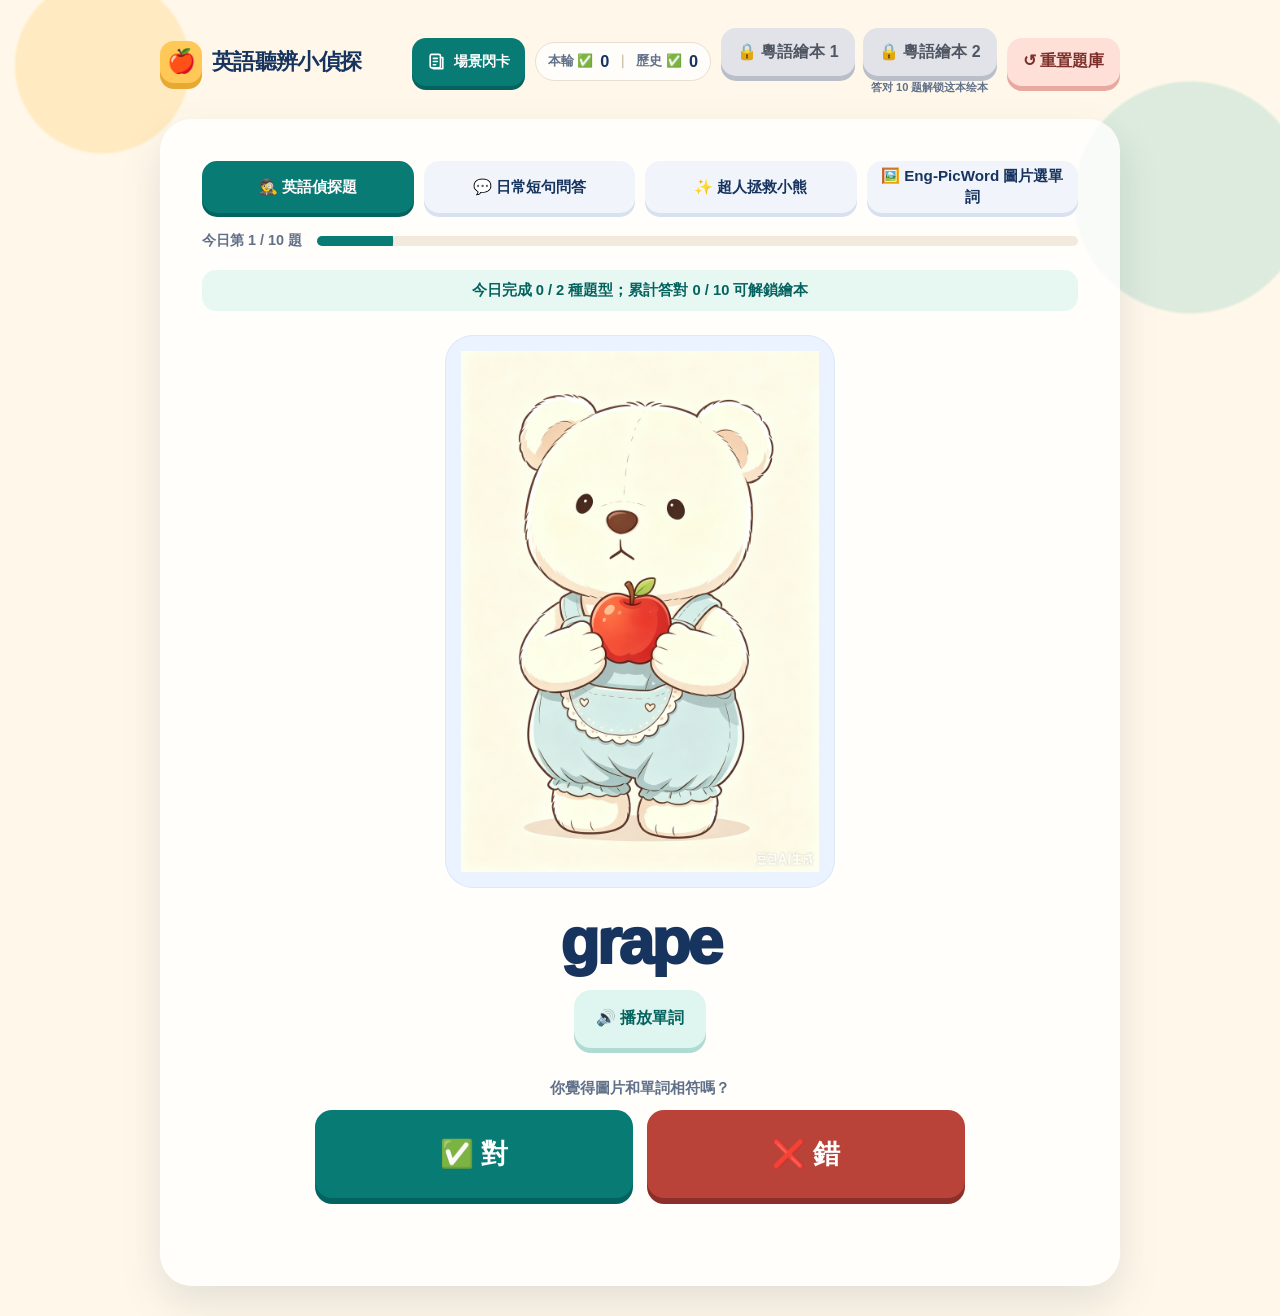
<file: index.html>
<!doctype html>
<html lang="zh-Hant">
<head>
  <meta charset="utf-8">
  <meta name="viewport" content="width=device-width, initial-scale=1">
  <meta name="theme-color" content="#fff7e8">
  <title>英語聽辨小偵探</title>
  <style>
    :root {
      --ink: #17345f;
      --muted: #61718a;
      --cream: #fff8ea;
      --paper: #fffefa;
      --line: #e9dfce;
      --coral: #b94339;
      --coral-dark: #8d2f29;
      --teal: #087b75;
      --teal-dark: #05635f;
      --yellow: #ffc857;
      --blue-wash: #eaf3ff;
      --purple: #7657b7;
      --shadow: 0 18px 42px rgba(44, 60, 85, .13);
    }

    * { box-sizing: border-box; }
    html { min-width: 320px; }
    body {
      margin: 0;
      color: var(--ink);
      background:
        radial-gradient(circle at 8% 5%, rgba(255, 200, 87, .28) 0 5%, transparent 5.2%),
        radial-gradient(circle at 93% 15%, rgba(39, 169, 155, .16) 0 7%, transparent 7.2%),
        var(--cream);
      font-family: -apple-system, BlinkMacSystemFont, "Segoe UI", "Noto Sans TC", sans-serif;
      -webkit-font-smoothing: antialiased;
    }

    button {
      border: 0;
      font: inherit;
      cursor: pointer;
      -webkit-tap-highlight-color: transparent;
    }

    button:focus-visible {
      outline: 4px solid rgba(23, 52, 95, .3);
      outline-offset: 3px;
    }

    button:disabled { cursor: not-allowed; }
    [hidden] { display: none !important; }

    .app-shell {
      width: min(100% - 28px, 960px);
      margin: 0 auto;
      padding: 18px 0 30px;
    }

    .topbar {
      display: flex;
      align-items: center;
      justify-content: space-between;
      gap: 14px;
      margin-bottom: 18px;
    }

    .brand {
      display: flex;
      align-items: center;
      gap: 10px;
      min-width: 0;
      font-size: clamp(1.05rem, 3vw, 1.35rem);
      font-weight: 900;
      letter-spacing: -.03em;
    }

    .brand-mark {
      display: grid;
      flex: 0 0 auto;
      place-items: center;
      width: 42px;
      height: 42px;
      border-radius: 14px;
      background: var(--yellow);
      box-shadow: 0 6px 0 #e6aa32;
      font-size: 1.45rem;
    }

    .top-actions {
      display: flex;
      align-items: center;
      justify-content: flex-end;
      gap: 10px;
    }

    .flashcards-nav-link {
      display: inline-flex;
      align-items: center;
      justify-content: center;
      gap: 8px;
      min-height: 48px;
      padding: 0 15px;
      border-radius: 14px;
      color: #fff;
      background: var(--teal);
      box-shadow: 0 4px 0 var(--teal-dark);
      font-size: .9rem;
      font-weight: 900;
      text-decoration: none;
      white-space: nowrap;
      transition: transform .16s ease, box-shadow .16s ease, background .16s ease;
    }

    .flashcards-nav-link:hover { transform: translateY(-2px); background: var(--teal-dark); }
    .flashcards-nav-link:active { transform: translateY(2px); box-shadow: none; }
    .flashcards-nav-link:focus-visible { outline: 4px solid rgba(23, 52, 95, .3); outline-offset: 3px; }
    .flashcards-nav-link svg { width: 19px; height: 19px; flex: 0 0 auto; }

    .storybook-actions { display: flex; align-items: flex-start; gap: 8px; }
    .storybook-entry { display: grid; justify-items: center; gap: 4px; }
    .storybook-entry-note { max-width: 150px; color: var(--muted); font-size: .7rem; font-weight: 850; text-align: center; }

    .score-strip {
      display: flex;
      align-items: center;
      gap: 7px;
      padding: 9px 12px;
      border: 1px solid var(--line);
      border-radius: 999px;
      background: rgba(255, 255, 255, .78);
      color: var(--muted);
      font-size: .8rem;
      font-weight: 800;
      white-space: nowrap;
    }

    .score-strip strong { color: var(--ink); font-size: 1.02rem; }
    .score-divider { color: #cbbda8; }

    .storybook-button,
    .back-button,
    .reset-button {
      min-height: 48px;
      padding: 0 16px;
      border-radius: 15px;
      color: #fff;
      background: var(--purple);
      box-shadow: 0 5px 0 #57408e;
      font-weight: 900;
      transition: transform .16s ease, box-shadow .16s ease, background .16s ease;
    }

    .storybook-button:hover,
    .back-button:hover,
    .reset-button:hover,
    .speak-button:hover,
    .restart-button:hover,
    .answer-button:hover,
    .story-nav-button:hover { transform: translateY(-2px); }

    .storybook-button:active,
    .back-button:active,
    .reset-button:active,
    .speak-button:active,
    .restart-button:active,
    .answer-button:active,
    .story-nav-button:active { transform: translateY(2px); box-shadow: none; }

    .storybook-button.is-locked {
      color: #505764;
      background: #e1e3e8;
      box-shadow: 0 5px 0 #b9bec9;
    }

    .storybook-button:disabled { cursor: not-allowed; }

    .reset-button {
      color: #7d302b;
      background: #ffe0d9;
      box-shadow: 0 5px 0 #e8aaa0;
    }

    .screen {
      min-height: 640px;
      padding: clamp(18px, 4vw, 42px);
      border-radius: 32px;
      background: rgba(255, 255, 255, .82);
      box-shadow: var(--shadow);
    }

    .loading,
    .error-state,
    .summary {
      min-height: 550px;
      display: grid;
      place-items: center;
      align-content: center;
      text-align: center;
    }

    .loading p,
    .error-state p,
    .summary > div > p { color: var(--muted); }

    .spinner {
      width: 48px;
      height: 48px;
      margin-bottom: 18px;
      border: 6px solid #dceeea;
      border-top-color: var(--teal);
      border-radius: 50%;
      animation: spin .9s linear infinite;
    }

    @keyframes spin { to { transform: rotate(360deg); } }

    .practice-header {
      display: flex;
      align-items: center;
      justify-content: space-between;
      gap: 15px;
      margin-bottom: 20px;
      color: var(--muted);
      font-size: .9rem;
      font-weight: 800;
    }

    .progress-track {
      flex: 1;
      height: 10px;
      overflow: hidden;
      border-radius: 999px;
      background: #f2eadc;
    }

    .progress-value {
      height: 100%;
      border-radius: inherit;
      background: var(--teal);
      transition: transform .4s ease;
      transform-origin: left center;
    }

    .unlock-note {
      margin: 0 0 24px;
      padding: 11px 15px;
      border-radius: 14px;
      color: var(--teal-dark);
      background: #e7f7f2;
      font-size: .92rem;
      font-weight: 850;
      text-align: center;
    }

    .quiz-card,
    .storybook-card {
      display: flex;
      flex-direction: column;
      align-items: center;
      text-align: center;
    }

    .image-frame {
      width: min(90vw, 340px);
      aspect-ratio: 1;
      display: grid;
      place-items: center;
      padding: 16px;
      border-radius: 28px;
      background: var(--blue-wash);
      box-shadow: inset 0 0 0 1px #dce9f7;
    }

    .image-frame img,
    .storybook-image {
      display: block;
      width: 100%;
      height: 100%;
      object-fit: contain;
    }

    .image-fallback {
      display: none;
      place-items: center;
      width: 100%;
      height: 100%;
      border-radius: 20px;
      color: var(--ink);
      font-size: 5.5rem;
      background: #fff;
    }

    .word {
      margin: 24px 0 17px;
      color: var(--ink);
      font-size: clamp(2.45rem, 10vw, 4rem);
      font-weight: 950;
      letter-spacing: -.045em;
      line-height: .95;
    }

    .speak-button,
    .answer-button,
    .restart-button,
    .story-nav-button {
      min-height: 58px;
      border-radius: 17px;
      font-weight: 900;
      transition: transform .16s ease, box-shadow .16s ease, background .16s ease;
    }

    .speak-button {
      padding: 0 22px;
      color: var(--teal-dark);
      background: #dff5ef;
      box-shadow: 0 5px 0 #afdcd2;
    }

    .answer-area {
      width: min(100%, 650px);
      margin-top: 31px;
    }

    .answer-label {
      margin: 0 0 12px;
      color: var(--muted);
      font-size: .94rem;
      font-weight: 800;
    }

    .quiz-tabs {
      display: grid;
      grid-template-columns: repeat(auto-fit, minmax(168px, 1fr));
      gap: 10px;
      margin-bottom: 18px;
    }

    .quiz-tab {
      min-height: 52px;
      padding: 0 12px;
      border-radius: 15px;
      color: var(--ink);
      background: #f1f5fb;
      box-shadow: 0 4px 0 #d7e1ef;
      font-size: .95rem;
      font-weight: 900;
    }

    .quiz-tab.active {
      color: #fff;
      background: var(--teal);
      box-shadow: 0 4px 0 var(--teal-dark);
    }

    .question-prompt {
      margin: 24px 0 8px;
      color: var(--ink);
      font-size: clamp(1.55rem, 6vw, 2.45rem);
      font-weight: 950;
      letter-spacing: -.04em;
    }

    .question-translation {
      margin: 0 0 18px;
      color: var(--muted);
      font-weight: 800;
    }

    .sentence-choices {
      display: grid;
      gap: 12px;
      width: min(100%, 650px);
      margin: 0 auto;
    }

    .sentence-choice {
      display: flex;
      align-items: center;
      justify-content: space-between;
      gap: 12px;
      min-height: 68px;
      padding: 12px 16px;
      border: 3px solid transparent;
      border-radius: 17px;
      color: var(--ink);
      text-align: left;
      background: #fff;
      box-shadow: 0 4px 0 #d7d0c4;
      font-size: clamp(1.05rem, 4vw, 1.35rem);
      font-weight: 850;
    }

    .sentence-choice.selected {
      border-color: var(--teal);
      background: #e7f7f2;
      box-shadow: 0 4px 0 #afdcd2;
    }

    .sentence-choice:disabled { opacity: .58; }

    .submit-answer {
      width: min(100%, 650px);
      min-height: 58px;
      margin-top: 16px;
      border-radius: 17px;
      color: #fff;
      background: var(--coral);
      box-shadow: 0 5px 0 var(--coral-dark);
      font-weight: 900;
    }

    .submit-answer:disabled { background: #c9cdd3; box-shadow: 0 5px 0 #aeb3bc; }

    .feedback-visual {
      width: 110px;
      height: 110px;
      margin: 14px auto -5px;
      object-fit: contain;
      border-radius: 20px;
    }

    .answer-buttons {
      display: grid;
      grid-template-columns: repeat(2, minmax(0, 1fr));
      gap: 14px;
    }

    .answer-button {
      min-height: 88px;
      font-size: clamp(1.35rem, 5vw, 1.7rem);
    }

    .answer-button.correct {
      color: #fff;
      background: var(--teal);
      box-shadow: 0 6px 0 var(--teal-dark);
    }

    .answer-button.wrong {
      color: #fff;
      background: var(--coral);
      box-shadow: 0 6px 0 var(--coral-dark);
    }

    .feedback {
      min-height: 28px;
      margin: 18px 0 0;
      font-size: 1rem;
      font-weight: 900;
    }

    .feedback.success { color: var(--teal-dark); }
    .feedback.retry { color: var(--coral-dark); }

    .summary-icon { margin-bottom: 12px; font-size: 4.2rem; }
    .summary h1,
    .storybook-title {
      margin: 0 0 10px;
      font-size: clamp(2rem, 7vw, 3.3rem);
      letter-spacing: -.045em;
    }

    .summary-stats {
      display: grid;
      grid-template-columns: repeat(3, minmax(0, 1fr));
      width: min(100%, 620px);
      gap: 10px;
      margin: 30px 0;
    }

    .stat {
      padding: 18px 10px;
      border-radius: 18px;
      background: var(--blue-wash);
    }

    .stat strong { display: block; font-size: clamp(1.6rem, 6vw, 2.5rem); }
    .stat span { color: var(--muted); font-size: .82rem; font-weight: 800; }

    .restart-button {
      padding: 0 26px;
      color: #fff;
      background: var(--ink);
      box-shadow: 0 5px 0 #0d2141;
    }

    .storybook-topbar {
      display: flex;
      align-items: center;
      justify-content: space-between;
      gap: 12px;
      width: 100%;
      margin-bottom: 20px;
    }

    .storybook-title {
      margin: 8px 0 3px;
      font-size: clamp(2rem, 8vw, 3.1rem);
    }

    .storybook-subtitle {
      margin: 0 0 22px;
      color: var(--muted);
      font-weight: 750;
    }

    .storybook-image-frame {
      width: min(92vw, 650px);
      min-height: 220px;
      max-height: 72vh;
      display: flex;
      place-items: center;
      align-items: center;
      justify-content: center;
      padding: 14px;
      border-radius: 25px;
      background: #fff4d9;
      box-shadow: inset 0 0 0 1px #f0dfb9;
    }

    .storybook-image {
      width: auto;
      height: auto;
      max-width: 100%;
      max-height: calc(72vh - 28px);
      object-fit: contain;
      border-radius: 17px;
    }

    .storybook-image.is-audio-trigger { cursor: pointer; }
    .storybook-image.is-audio-trigger:focus-visible { outline: 4px solid var(--purple); outline-offset: 4px; }

    #storybook-state.is-book2 {
      position: fixed;
      inset: 0;
      z-index: 30;
      display: grid;
      place-items: center;
      overflow-y: auto;
      padding: 16px;
      background: rgba(23, 52, 95, .58);
    }
    #storybook-state.is-book2 .storybook-card {
      width: min(100%, 760px);
      max-height: calc(100dvh - 32px);
      overflow-y: auto;
      padding: clamp(16px, 4vw, 28px);
      border-radius: 26px;
      background: #fffaf0;
      box-shadow: 0 18px 50px rgba(23, 52, 95, .28);
    }
    .storybook-narration { max-width: 36rem; margin: 12px 0 0; color: var(--ink); font-size: clamp(1rem, 3.5vw, 1.2rem); font-weight: 850; line-height: 1.55; }
    .storybook-audio-status { min-height: 1.4em; margin: 8px 0 0; color: var(--muted); font-size: .88rem; font-weight: 800; }

    .storybook-image-fallback {
      display: grid;
      place-items: center;
      width: 100%;
      min-height: 190px;
      border-radius: 17px;
      color: var(--muted);
      background: #fffaf0;
      font-size: clamp(1rem, 4vw, 1.35rem);
      font-weight: 800;
    }

    .storybook-page-label {
      margin: 17px 0 13px;
      color: var(--purple);
      font-weight: 950;
    }

    .story-speak-button {
      color: #fff;
      background: var(--purple);
      box-shadow: 0 5px 0 #57408e;
    }

    .story-nav {
      display: grid;
      grid-template-columns: 1fr 1fr;
      gap: 12px;
      width: min(100%, 650px);
      margin-top: 22px;
    }

    .story-nav-button {
      color: var(--ink);
      background: #fff;
      box-shadow: 0 5px 0 #d7d0c4;
    }

    .story-nav-button:disabled {
      color: #a6a9af;
      background: #ececec;
      box-shadow: 0 5px 0 #d6d6d6;
    }

    .stars {
      position: fixed;
      inset: 0;
      z-index: 10;
      pointer-events: none;
      overflow: hidden;
    }

    .star {
      position: absolute;
      top: 46%;
      left: 50%;
      color: var(--yellow);
      font-size: clamp(1.6rem, 7vw, 3.4rem);
      filter: drop-shadow(0 3px 0 rgba(145, 98, 18, .2));
      animation: celebrate 1.6s cubic-bezier(.2, .75, .25, 1) forwards;
    }

    @keyframes celebrate {
      0% { opacity: 0; transform: translate(-50%, -50%) scale(.5) rotate(0); }
      15% { opacity: 1; }
      100% { opacity: 0; transform: translate(calc(-50% + var(--x)), calc(-50% + var(--y))) scale(1.1) rotate(var(--r)); }
    }

    .result-popup {
      position: fixed;
      top: 50%;
      left: 50%;
      z-index: 20;
      width: min(calc(100% - 40px), 380px);
      padding: 26px 24px 24px;
      border: 4px solid #f4b1a8;
      border-radius: 26px;
      color: var(--ink);
      text-align: center;
      background: #fff9f5;
      box-shadow: 0 18px 48px rgba(44, 60, 85, .24);
      transform: translate(-50%, -50%) scale(.86);
      opacity: 0;
      pointer-events: none;
    }

    .result-popup.is-visible { animation: result-pop 2s cubic-bezier(.2, .85, .25, 1) forwards; }
    .result-popup-icon { display: block; margin-bottom: 6px; font-size: 3rem; }
    .result-popup strong { display: block; font-size: clamp(1.45rem, 6vw, 1.9rem); }
    .result-popup span:last-child { display: block; margin-top: 6px; color: var(--coral-dark); font-size: 1rem; font-weight: 900; }
    .result-popup.success { border-color: #b9df81; background: #f7ffed; }
    .result-popup.success span:last-child { color: var(--teal-dark); }

    .game-state {
      min-height: 610px;
      padding: clamp(4px, 2vw, 18px) 0 0;
    }

    .game-topbar { display: flex; justify-content: flex-start; margin-bottom: 12px; }

    .game-topline {
      display: flex;
      align-items: center;
      justify-content: space-between;
      gap: 12px;
      margin-bottom: 20px;
      padding: 14px 16px;
      border-radius: 18px;
      color: #24406e;
      background: #fff6c9;
      box-shadow: inset 0 0 0 1px #f3db7c;
      font-weight: 900;
    }

    .game-topline strong { color: #9f6412; font-size: 1.2rem; }
    .game-meter { flex: 1; max-width: 260px; height: 12px; overflow: hidden; border-radius: 999px; background: #f4e7aa; }
    .game-meter-value { height: 100%; border-radius: inherit; background: #f0a928; transition: transform .5s ease; transform-origin: left center; }

    .game-speech {
      width: min(100%, 620px);
      margin: 0 auto 18px;
      padding: 16px 20px;
      border: 3px solid #bcdde7;
      border-radius: 22px;
      color: #17345f;
      background: #f5fcff;
      font-size: clamp(1.25rem, 5vw, 1.9rem);
      font-weight: 950;
      text-align: center;
      box-shadow: 0 7px 0 #d5eaf0;
    }

    .game-scene {
      position: relative;
      display: flex;
      align-items: flex-end;
      justify-content: center;
      gap: clamp(10px, 5vw, 34px);
      min-height: 205px;
      margin-bottom: 16px;
      padding: 20px 14px 4px;
      overflow: hidden;
      border-radius: 26px;
      background: linear-gradient(180deg, #e4f7ff 0 67%, #c9edcf 67%);
      box-shadow: inset 0 -12px 0 rgba(73, 159, 106, .11);
    }

    .game-scene::before,
    .game-scene::after {
      content: "";
      position: absolute;
      top: 18px;
      width: 58px;
      height: 24px;
      border-radius: 50%;
      background: #fff;
      opacity: .72;
      box-shadow: 26px 7px 0 #fff, 50px -2px 0 #fff;
    }
    .game-scene::before { left: 8%; }
    .game-scene::after { right: 10%; transform: scale(.8); }

    .scene-character { position: relative; z-index: 1; width: clamp(76px, 21vw, 132px); height: clamp(120px, 30vw, 175px); object-fit: contain; transition: transform .35s ease, filter .35s ease; }
    .scene-character.hero { filter: drop-shadow(0 8px 3px rgba(36, 105, 187, .22)); }
    .scene-character.monster { filter: drop-shadow(0 8px 3px rgba(59, 40, 108, .2)); }
    .game-scene.defeated .monster { transform: translateY(18px) rotate(12deg); filter: grayscale(1) opacity(.35); }
    .game-scene.glow .hero { animation: hero-glow .8s ease; }
    @keyframes hero-glow { 50% { filter: drop-shadow(0 0 22px #ffe45f) brightness(1.25); transform: translateY(-10px) scale(1.08); } }

    .game-choice-grid {
      display: grid;
      grid-template-columns: repeat(3, minmax(0, 1fr));
      gap: 12px;
      width: min(100%, 680px);
      margin: 0 auto;
    }

    .game-choice {
      min-height: 86px;
      padding: 12px;
      border: 3px solid transparent;
      border-radius: 18px;
      color: #17345f;
      background: #fff;
      box-shadow: 0 5px 0 #d5d0c6;
      font-weight: 900;
      transition: transform .16s ease, box-shadow .16s ease, border-color .16s ease;
    }
    .game-choice:hover { transform: translateY(-2px); }
    .game-choice:active { transform: translateY(2px); box-shadow: none; }
    .game-choice.selected { border-color: #efb129; background: #fff8d8; box-shadow: 0 5px 0 #e4c66c; }
    .game-choice .game-choice-image { width: 74px; height: 66px; display: block; margin: 0 auto 4px; }
    .game-choice .game-choice-text { display: flex; align-items: center; justify-content: center; gap: 7px; font-size: clamp(.9rem, 3.4vw, 1.08rem); line-height: 1.2; }
    .game-choice .game-choice-speaker { color: #087b75; font-size: 1.15rem; }
    .game-feedback { min-height: 32px; margin: 16px 0 0; color: #087b75; font-weight: 950; text-align: center; }
    .game-feedback.retry { color: #b94339; }
    .game-next { display: block; width: min(100%, 300px); min-height: 54px; margin: 16px auto 0; border-radius: 16px; color: #fff; background: #087b75; box-shadow: 0 5px 0 #05635f; font-weight: 950; }
    .game-next:disabled { background: #c9cdd3; box-shadow: 0 5px 0 #aeb3bc; }
    .game-locked { display: grid; place-items: center; min-height: 570px; padding: 28px; border-radius: 26px; text-align: center; background: #fff8e8; }
    .game-locked img { width: min(46vw, 190px); margin-bottom: 14px; }
    .game-locked h1 { margin: 0 0 8px; font-size: clamp(2rem, 8vw, 3.2rem); }
    .game-locked p { margin: 0; color: #61718a; font-weight: 800; }

    .rescue-popup { border-color: #f2c55b; background: #fffced; }
    .rescue-popup .result-popup-icon { width: 105px; height: 105px; margin: 0 auto 8px; object-fit: contain; display: block; }
    .rescue-popup.success span:last-child { color: #9f6412; }
    .rescue-popup.is-error { border-color: #f0a99f; background: #fff2ee; }
    .rescue-popup.is-error span:last-child { color: #b94339; }

    /* --- 超人拯救小熊：對話氣泡 --- */
    .game-speech { display: block; }
    .game-bubble-speaker {
      display: inline-block;
      margin-bottom: 8px;
      padding: 4px 14px;
      border-radius: 999px;
      background: var(--teal);
      color: #fff;
      font-size: .95rem;
      font-weight: 950;
      cursor: pointer;
      transition: transform .16s ease;
    }
    .game-bubble-speaker:active { transform: scale(.94); }
    .game-bubble-en { display: block; font-size: clamp(1.4rem, 6vw, 2.2rem); font-weight: 950; letter-spacing: -.03em; line-height: 1.1; }
    .game-bubble-zh { display: block; margin-top: 5px; color: var(--muted); font-size: .95rem; font-weight: 800; }

    /* --- 超人拯救小熊：選項 --- */
    .game-choice { display: flex; align-items: center; justify-content: center; text-align: center; }
    .game-choice.is-image { flex-direction: column; gap: 6px; min-height: 158px; padding: 14px 8px; }
    .game-choice.is-image .game-choice-image { width: min(42vw, 118px); height: min(38vw, 108px); margin: 0; }
    .game-choice.is-image .game-choice-image-tag { font-size: 1rem; color: var(--ink); font-weight: 950; }
    .game-choice.is-sentence { flex-direction: column; gap: 8px; min-height: 74px; }
    .game-choice.is-sentence .game-choice-text { display: block; font-size: clamp(1rem, 4vw, 1.28rem); line-height: 1.2; }
    .game-choice:disabled { opacity: .5; }

    /* --- 超人拯救小熊：小怪搖晃（答錯保留） --- */
    .game-scene.retry .monster { animation: monster-shake .5s ease; }
    @keyframes monster-shake {
      0%, 100% { transform: translateX(0); }
      20% { transform: translateX(-10px) rotate(-7deg); }
      40% { transform: translateX(10px) rotate(7deg); }
      60% { transform: translateX(-7px); }
      80% { transform: translateX(7px); }
    }

    /* --- 超人拯救小熊：過關畫面 --- */
    .rescue-win { display: grid; place-items: center; min-height: 600px; padding: 24px; text-align: center; }
    .rescue-win .rescue-hero { width: min(84vw, 380px); display: block; margin: 0 auto 4px; }
    .rescue-win .rescue-sticker { width: min(38vw, 150px); display: block; margin: 6px auto; animation: sticker-pop .6s cubic-bezier(.2,.85,.25,1); }
    @keyframes sticker-pop { 0% { transform: scale(.4) rotate(-18deg); opacity: 0; } 60% { transform: scale(1.15) rotate(6deg); opacity: 1; } 100% { transform: scale(1); } }
    .rescue-win h1 { margin: 8px 0 6px; font-size: clamp(1.8rem, 7vw, 2.8rem); }
    .rescue-win p { margin: 0 0 10px; color: var(--muted); font-weight: 850; }
    .game-cta {
      padding: 0 26px;
      min-height: 56px;
      border-radius: 16px;
      color: #fff;
      background: var(--coral);
      box-shadow: 0 5px 0 var(--coral-dark);
      font-weight: 950;
    }
    .game-cta:active { transform: translateY(2px); box-shadow: none; }

    /* --- 超人拯救小熊：角色圖鑑 --- */
    .game-roster { display: flex; flex-wrap: wrap; gap: 8px; justify-content: center; width: min(100%, 560px); margin: 12px auto 6px; }
    .game-roster-chip { padding: 7px 12px; border-radius: 999px; background: #eef1f6; color: #7a8291; font-size: .86rem; font-weight: 900; }
    .game-roster-chip.on { background: #fff3cf; color: #9f6412; }
    .game-lock-count { margin-top: 6px; color: #9f6412; font-weight: 950; }

    /* --- Eng-PicWord 圖片選單詞 --- */
    .picword-topbar { display: flex; align-items: center; justify-content: space-between; gap: 10px; margin-bottom: 12px; }

    .picword-topline {
      display: flex;
      align-items: center;
      justify-content: space-between;
      flex-wrap: wrap;
      gap: 12px;
      margin-bottom: 18px;
      padding: 14px 16px;
      border-radius: 18px;
      color: #24406e;
      background: #e8f6ff;
      box-shadow: inset 0 0 0 1px #b8ddf2;
      font-weight: 900;
    }
    .picword-topline strong { color: #1f6f9c; font-size: 1.1rem; }
    .picword-meter { flex: 1; max-width: 260px; height: 12px; overflow: hidden; border-radius: 999px; background: #d3eaf7; }
    .picword-meter-value { height: 100%; border-radius: inherit; background: #27a99b; transition: transform .5s ease; transform-origin: left center; }

    .picword-hint {
      width: min(100%, 620px);
      margin: 0 auto 16px;
      padding: 12px 18px;
      border-radius: 16px;
      color: var(--teal-dark);
      background: #e7f7f2;
      font-size: .95rem;
      font-weight: 850;
      text-align: center;
    }

    .picword-stage {
      display: flex;
      align-items: center;
      justify-content: center;
      width: min(92vw, 420px);
      aspect-ratio: 1;
      margin: 0 auto 10px;
      padding: 18px;
      border-radius: 30px;
      background: linear-gradient(180deg, #fff6c9 0 58%, #d9f0dc 58%);
      box-shadow: inset 0 0 0 2px #f3e0a4, inset 0 -12px 0 rgba(73, 159, 106, .12);
    }

    .picword-image { display: block; width: 100%; height: 100%; object-fit: contain; }
    .picword-fallback {
      display: grid;
      place-items: center;
      width: 100%;
      height: 100%;
      border-radius: 22px;
      background: #fff;
      font-size: clamp(3.5rem, 18vw, 6rem);
    }

    .picword-words {
      display: grid;
      grid-template-columns: repeat(3, minmax(0, 1fr));
      gap: 14px;
      width: min(100%, 620px);
      margin: 18px auto 0;
    }

    .picword-choice {
      display: flex;
      flex-direction: column;
      align-items: center;
      gap: 8px;
    }

    .picword-speaker-btn {
      min-width: 52px;
      height: 44px;
      border: 2px solid #b8ddf2;
      border-radius: 14px;
      background: linear-gradient(180deg, #ffffff 0%, #e8f6ff 100%);
      color: #1f6f9c;
      font-size: 1.5rem;
      cursor: pointer;
      transition: transform .14s ease, box-shadow .14s ease, border-color .14s ease, background .14s ease;
    }
    .picword-speaker-btn:hover {
      transform: translateY(-1px);
      box-shadow: 0 4px 0 #a0cdea;
    }
    .picword-speaker-btn:active {
      transform: translateY(1px);
      box-shadow: none;
    }
    .picword-speaker-btn.is-speaking {
      border-color: #efb129;
      background: linear-gradient(180deg, #fff8d8 0%, #ffeab3 100%);
      animation: picword-pulse .7s ease infinite alternate;
    }
    .picword-speaker-btn:disabled {
      opacity: .4;
      cursor: default;
    }

    .picword-word {
      min-height: 74px;
      padding: 12px 8px;
      border: 3px solid transparent;
      border-radius: 18px;
      color: #17345f;
      background: #fff;
      box-shadow: 0 5px 0 #d5d0c6;
      font-size: clamp(1rem, 4.4vw, 1.3rem);
      font-weight: 900;
      letter-spacing: -.01em;
      text-transform: lowercase;
      transition: transform .16s ease, box-shadow .16s ease, border-color .16s ease, background .16s ease;
    }
    .picword-word:hover { transform: translateY(-2px); }
    .picword-word:active { transform: translateY(2px); box-shadow: none; }
    .picword-word.is-speaking {
      border-color: #efb129;
      background: #fff8d8;
      box-shadow: 0 5px 0 #e4c66c;
      animation: picword-pulse .7s ease infinite alternate;
    }
    @keyframes picword-pulse {
      from { transform: translateY(-1px) scale(1); }
      to { transform: translateY(-4px) scale(1.045); }
    }
    .picword-word.is-right { color: #fff; background: var(--teal); border-color: var(--teal-dark); box-shadow: 0 5px 0 var(--teal-dark); }
    .picword-word.is-wrong { color: #fff; background: var(--coral); border-color: var(--coral-dark); box-shadow: 0 5px 0 var(--coral-dark); animation: monster-shake .5s ease; }
    .picword-word:disabled { opacity: .55; }

    .picword-feedback { min-height: 30px; margin: 16px 0 0; color: var(--teal-dark); font-weight: 950; text-align: center; }
    .picword-feedback.retry { color: var(--coral-dark); }

    .picword-days { display: flex; flex-wrap: wrap; gap: 8px; justify-content: center; width: min(100%, 560px); margin: 14px auto 4px; }
    .picword-day-chip { padding: 8px 13px; border-radius: 999px; background: #eef1f6; color: #7a8291; font-size: .86rem; font-weight: 900; }
    .picword-day-chip.on { background: #dcf7ee; color: var(--teal-dark); }

    .picword-lock { display: grid; place-items: center; min-height: 570px; padding: 28px; border-radius: 26px; text-align: center; background: #fff8e8; }
    .picword-lock img { width: min(46vw, 190px); margin-bottom: 14px; }
    .picword-lock h1 { margin: 0 0 8px; font-size: clamp(1.8rem, 7vw, 2.9rem); }
    .picword-lock p { margin: 0 0 6px; color: var(--muted); font-weight: 800; }
    .picword-lock-note { margin: 10px 0 0; color: #9f6412; font-weight: 950; }

    .picword-win { display: grid; place-items: center; min-height: 560px; padding: 24px; text-align: center; }
    .picword-win img { width: min(60vw, 260px); display: block; margin: 0 auto; }
    .picword-win h1 { margin: 12px 0 6px; font-size: clamp(1.8rem, 7vw, 2.8rem); }
    .picword-win p { margin: 0 0 14px; color: var(--muted); font-weight: 850; }
    .picword-win .picword-win-stats {
      display: grid;
      grid-template-columns: repeat(3, minmax(0, 1fr));
      gap: 10px;
      width: min(100%, 460px);
      margin: 0 auto 18px;
    }
    .picword-win .stat { padding: 14px 8px; border-radius: 16px; background: var(--blue-wash); }
    .picword-win .stat strong { display: block; font-size: clamp(1.5rem, 6vw, 2.2rem); }
    .picword-win .stat span { color: var(--muted); font-size: .8rem; font-weight: 800; }

    .picword-popup { border-color: #b9df81; background: #f7ffed; }
    .picword-popup .result-popup-icon { width: 118px; height: 118px; margin: 0 auto 8px; object-fit: contain; display: block; }
    .picword-popup.is-wrong { border-color: #f0a99f; background: #fff2ee; }
    .picword-popup.is-wrong span:last-child { color: var(--coral-dark); }

    @media (max-width: 560px) {
      .picword-words { gap: 8px; }
      .picword-word { min-height: 66px; padding: 10px 4px; }
      .picword-stage { width: min(84vw, 320px); }
      .picword-meter { order: 3; width: 100%; max-width: none; }
      .quiz-tabs { grid-template-columns: 1fr; }
      .game-topline { flex-wrap: wrap; }
      .game-meter { order: 3; width: 100%; max-width: none; }
      .game-choice-grid { gap: 8px; }
      .game-choice { min-height: 82px; padding: 8px 5px; }
      .game-choice .game-choice-image { width: 60px; height: 56px; }
    }

    @keyframes result-pop {
      0% { opacity: 0; transform: translate(-50%, -50%) scale(.86); }
      12% { opacity: 1; transform: translate(-50%, -50%) scale(1.04); }
      25%, 78% { opacity: 1; transform: translate(-50%, -50%) scale(1); }
      100% { opacity: 0; transform: translate(-50%, -56%) scale(.96); }
    }

    @media (min-width: 640px) {
      .app-shell { padding-top: 28px; }
      .topbar { margin-bottom: 24px; }
      .screen { min-height: 720px; }
      .image-frame { width: min(48vw, 390px); }
    }

    @media (max-width: 760px) {
      .topbar { align-items: flex-start; flex-wrap: wrap; }
      .top-actions { width: 100%; justify-content: space-between; flex-wrap: wrap; }
      .storybook-actions { order: 3; width: 100%; }
      .storybook-actions > .storybook-button,
      .storybook-entry { flex: 1; }
      .storybook-button { width: 100%; min-width: 0; padding-inline: 8px; }
      .storybook-entry-note { max-width: none; }
      #storybook-state.is-book2 { align-items: stretch; padding: 8px; }
      #storybook-state.is-book2 .storybook-card {
        width: 100%;
        max-height: calc(100dvh - 16px);
        padding: 14px 12px;
        border-radius: 20px;
      }
      #storybook-state.is-book2 .storybook-topbar { margin-bottom: 10px; }
      #storybook-state.is-book2 .storybook-title { margin-top: 4px; font-size: clamp(1.65rem, 7vw, 2.2rem); }
      #storybook-state.is-book2 .storybook-subtitle { margin-bottom: 12px; }
      #storybook-state.is-book2 .storybook-image-frame { width: 100%; min-height: 0; height: min(48dvh, 420px); padding: 8px; }
      #storybook-state.is-book2 .storybook-image { max-height: 100%; }
      #storybook-state.is-book2 .storybook-page-label { margin: 9px 0; }
      #storybook-state.is-book2 .story-nav { margin-top: 12px; }
    }

    @media (max-width: 420px) {
      .brand span { max-width: 145px; }
      .screen { padding: 16px 12px 24px; border-radius: 24px; }
      .answer-buttons,
      .story-nav { gap: 10px; }
      .answer-button { min-height: 78px; }
      .score-strip { padding-inline: 9px; }
    }

    @media (prefers-reduced-motion: reduce) {
      *, *::before, *::after { animation-duration: .01ms !important; transition-duration: .01ms !important; }
    }
  </style>
</head>
<body>
  <main class="app-shell">
    <header class="topbar">
      <div class="brand">
        <span class="brand-mark" aria-hidden="true">🍎</span>
        <span>英語聽辨小偵探</span>
      </div>
      <div class="top-actions">
        <a class="flashcards-nav-link" href="/flashcards/" aria-label="前往英語場景閃卡">
          <svg viewBox="0 0 24 24" fill="none" stroke="currentColor" stroke-width="2" stroke-linecap="round" stroke-linejoin="round" aria-hidden="true">
            <rect x="4" y="3" width="13" height="17" rx="2"></rect>
            <path d="M8 8h5M8 12h5M8 16h3M17 7h3v14H8v-1"></path>
          </svg>
          場景閃卡
        </a>
        <div class="score-strip" aria-live="polite">
          <span>本輪 ✅</span><strong id="round-right-count">0</strong>
          <span class="score-divider">｜</span>
          <span>歷史 ✅</span><strong id="right-count">0</strong>
        </div>
        <div class="storybook-actions">
          <button id="storybook-button" class="storybook-button is-locked" type="button">🔒 粵語繪本 1</button>
          <div class="storybook-entry">
            <button id="storybook-book2-button" class="storybook-button is-locked" type="button" disabled>🔒 粵語繪本 2</button>
            <span id="storybook-book2-note" class="storybook-entry-note">答对 10 题解锁这本绘本</span>
          </div>
        </div>
        <button id="reset-button" class="reset-button" type="button">↺ 重置題庫</button>
      </div>
    </header>

    <section class="screen" aria-live="polite">
      <div id="loading-state" class="loading">
        <div class="spinner" aria-hidden="true"></div>
        <p>正在準備今天的單詞任務…</p>
      </div>

      <div id="error-state" class="error-state" hidden>
        <div>
          <div class="summary-icon" aria-hidden="true">🧩</div>
          <h1>題庫載入失敗</h1>
          <p>題庫載入失敗，請使用伺服器打開頁面。</p>
        </div>
      </div>

      <div id="quiz-state" hidden>
        <div class="quiz-tabs" role="tablist" aria-label="選擇練習題型">
          <button class="quiz-tab active" data-quiz-type="wordJudge" type="button">🕵️ 英語偵探題</button>
          <button class="quiz-tab" data-quiz-type="sentenceQA" type="button">💬 日常短句問答</button>
          <button class="quiz-tab" data-quiz-type="rescueGame" type="button">✨ 超人拯救小熊</button>
          <button class="quiz-tab" data-quiz-type="engPicWord" type="button">🖼️ Eng-PicWord 圖片選單詞</button>
        </div>
        <div class="practice-header">
          <span id="progress-label">今日第 1 / 10 題</span>
          <div class="progress-track" aria-hidden="true"><div id="progress-value" class="progress-value"></div></div>
        </div>
        <p id="unlock-note" class="unlock-note">今天完成 10 題並做完錯題，就可以明天再解鎖新一組。</p>

        <article id="word-quiz-card" class="quiz-card">
          <div class="image-frame">
            <img id="quiz-image" src="asset/enjudge/apple.png" alt="練習圖片">
            <div id="image-fallback" class="image-fallback" aria-hidden="true"></div>
          </div>
          <h1 id="word" class="word"></h1>
          <button id="speak-button" class="speak-button" type="button">🔊 播放單詞</button>

          <div class="answer-area">
            <p class="answer-label">你覺得圖片和單詞相符嗎？</p>
            <div class="answer-buttons">
              <button class="answer-button correct" data-answer="true" type="button">✅ 對</button>
              <button class="answer-button wrong" data-answer="false" type="button">❌ 錯</button>
            </div>
            <p id="feedback" class="feedback" role="status"></p>
          </div>
        </article>

        <article id="sentence-quiz-card" class="quiz-card" hidden>
          <div class="image-frame">
            <img id="sentence-image" src="asset/enjudge/apple.png" alt="句子情境圖片">
            <div id="sentence-image-fallback" class="image-fallback" aria-hidden="true"></div>
          </div>
          <h1 id="sentence-question" class="question-prompt"></h1>
          <p id="sentence-translation" class="question-translation"></p>
          <button id="sentence-speak-button" class="speak-button" type="button">🔊 播放問題</button>
          <div id="sentence-choices" class="sentence-choices" aria-label="句子答案選項"></div>
          <button id="sentence-submit-button" class="submit-answer" type="button" disabled>選好答案後提交</button>
          <img id="sentence-feedback-visual" class="feedback-visual" src="asset/enjudge/success.png" alt="" hidden>
          <p id="sentence-feedback" class="feedback" role="status"></p>
        </article>
      </div>

      <div id="rescue-game-state" class="game-state" hidden>
        <div class="game-topbar">
          <button id="rescue-back-button" class="back-button" type="button">← 返回練習</button>
        </div>
        <div id="rescue-game-lock" class="game-locked" hidden>
          <div>
            <img src="asset/ultraman/sticker.svg" alt="奧特曼獎勵貼紙">
            <h1>明天再來拯救小熊</h1>
            <p>今天的光之碎片已收集完成，休息一下，明天繼續出發！</p>
          </div>
        </div>
        <div id="rescue-game-play">
          <div class="game-topline">
            <span>光之碎片</span>
            <strong id="game-fragment-count">今日 0/10</strong>
            <div class="game-meter" aria-hidden="true"><div id="game-meter-value" class="game-meter-value"></div></div>
            <span id="game-round-count">挑戰 0/5</span>
          </div>
          <div id="game-speech" class="game-speech">小熊：小怪把我困住了，請幫幫我！</div>
          <div id="game-scene" class="game-scene">
            <img class="scene-character hero" src="asset/ultraman/hero.svg" alt="奧特曼">
            <img class="scene-character bear" src="asset/ultraman/bub.svg" alt="小熊">
            <img class="scene-character monster" src="asset/ultraman/monster.svg" alt="小怪">
          </div>
          <div id="game-choice-grid" class="game-choice-grid" aria-label="回答選擇"></div>
          <p id="game-feedback" class="game-feedback" role="status"></p>
          <button id="game-next-button" class="game-next" type="button" disabled>選好啦，出發！</button>
        </div>
        <div id="rescue-game-win" class="rescue-win" hidden>
          <div>
            <img class="rescue-hero" src="asset/ultraman/hero.svg" alt="奧特曼">
            <img class="rescue-sticker" src="asset/ultraman/sticker.svg" alt="拯救成功貼紙">
            <h1 id="rescue-win-title">拯救成功！</h1>
            <p id="rescue-win-message">又救回一隻小熊！</p>
            <div id="rescue-roster" class="game-roster" aria-label="貼紙收集進度"></div>
            <p id="rescue-lock-count" class="game-lock-count"></p>
            <button id="rescue-continue-button" class="game-cta" type="button">繼續出發！</button>
          </div>
        </div>
      </div>

      <div id="picword-state" class="game-state" hidden>
        <div class="picword-topbar">
          <button id="picword-back-button" class="back-button" type="button">← 返回練習</button>
          <button id="picword-review-button" class="reset-button" type="button" hidden>🩹 錯題重做</button>
        </div>

        <div id="picword-play" hidden>
          <div class="picword-topline">
            <span>今日進度</span>
            <strong id="picword-day-count">第 1 / 6 天</strong>
            <div class="picword-meter" aria-hidden="true"><div id="picword-meter-value" class="picword-meter-value"></div></div>
            <span id="picword-round-count">第 1 / 5 題</span>
          </div>
          <p class="picword-hint">👀 看看圖片，點一點下面的單詞，聽完讀音再決定！</p>
          <div class="picword-stage">
            <img id="picword-image" class="picword-image" src="asset/picword/apple.svg" alt="題目圖片">
            <div id="picword-fallback" class="picword-fallback" hidden aria-hidden="true">🖼️</div>
          </div>
          <div id="picword-words" class="picword-words" role="group" aria-label="選擇對應的英文單詞"></div>
          <p id="picword-feedback" class="picword-feedback" role="status"></p>
        </div>

        <div id="picword-lock" class="picword-lock" hidden>
          <div>
            <img src="asset/ultraman/sticker.svg" alt="奧特曼獎勵貼紙">
            <h1 id="picword-lock-title">今天的 5 題完成啦！</h1>
            <p id="picword-lock-message">明天再來，會解鎖新的 5 張圖片單詞。</p>
            <div id="picword-days" class="picword-days" aria-label="打卡進度"></div>
            <p id="picword-lock-note" class="picword-lock-note"></p>
          </div>
        </div>

        <div id="picword-win" class="picword-win" hidden>
          <div>
            <img src="asset/ultraman/hero.svg" alt="奧特曼">
            <h1 id="picword-win-title">全部圖片單詞都學完啦！</h1>
            <p id="picword-win-message">30 張圖片你都認識了，你是最棒的光之小偵探！</p>
            <div class="picword-win-stats">
              <div class="stat"><strong id="picword-stat-total">30</strong><span id="picword-stat-total-label">總題數</span></div>
              <div class="stat"><strong id="picword-stat-days">6</strong><span id="picword-stat-days-label">打卡天數</span></div>
              <div class="stat"><strong id="picword-stat-wrong">0</strong><span id="picword-stat-wrong-label">待重做錯題</span></div>
            </div>
            <button id="picword-replay-button" class="game-cta" type="button">🔄 再玩一次</button>
          </div>
        </div>
      </div>

      <div id="summary-state" class="summary" hidden>
        <div>
          <div class="summary-icon" aria-hidden="true">🌟</div>
          <h1 id="summary-title">今日任務完成！</h1>
          <p id="summary-message">你今天的聽辨小耳朵表現得很棒。</p>
          <div class="summary-stats">
            <div class="stat"><strong id="summary-total">10</strong><span>今日題目</span></div>
            <div class="stat"><strong id="summary-right">0</strong><span>本輪答對</span></div>
            <div class="stat"><strong id="summary-wrong">0</strong><span>待重做錯題</span></div>
          </div>
          <button id="restart-button" class="restart-button" type="button">🔄 再做一次</button>
        </div>
      </div>

      <div id="storybook-state" hidden>
        <article class="storybook-card">
          <div class="storybook-topbar">
            <button id="back-button" class="back-button" type="button">← 返回練習</button>
            <span id="storybook-progress" class="storybook-page-label">第 1 / 5 頁</span>
          </div>
          <h1 id="storybook-title" class="storybook-title">小小繪本時間</h1>
          <p id="storybook-subtitle" class="storybook-subtitle">聽一聽粵語故事，慢慢翻頁看圖畫。</p>
          <div class="storybook-image-frame">
            <img id="storybook-image" class="storybook-image" src="asset/storybook/page1.png" alt="繪本插圖">
            <div id="storybook-image-fallback" class="storybook-image-fallback" hidden>繪本圖片準備中，請稍後再試。</div>
          </div>
          <p id="storybook-narration" class="storybook-narration" hidden></p>
          <p id="storybook-audio-status" class="storybook-audio-status" role="status" aria-live="polite"></p>
          <p id="storybook-page-label" class="storybook-page-label">第 1 / 5 頁</p>
          <button id="storybook-speak-button" class="speak-button story-speak-button" type="button">🔊 播放粵語故事</button>
          <div class="story-nav">
            <button id="previous-page-button" class="story-nav-button" type="button">◀ 上一頁</button>
            <button id="next-page-button" class="story-nav-button" type="button">下一頁 ▶</button>
          </div>
        </article>
      </div>
    </section>
  </main>

  <div id="stars" class="stars" aria-hidden="true"></div>
  <div id="result-popup" class="result-popup retry" role="status" aria-live="assertive" aria-hidden="true">
    <span class="result-popup-icon" aria-hidden="true">💪</span>
    <strong>再試一試</strong>
    <span>可以再聽一次單詞！</span>
  </div>
  <div id="success-popup" class="result-popup success" role="status" aria-live="assertive" aria-hidden="true">
    <span class="result-popup-icon" aria-hidden="true">🎉</span>
    <strong id="success-popup-title">答對了！</strong>
    <span id="success-popup-message">小可愛話你叻仔！</span>
  </div>
  <div id="rescue-popup" class="result-popup success rescue-popup" role="status" aria-live="assertive" aria-hidden="true">
    <img id="rescue-popup-image" class="result-popup-icon" src="asset/ultraman/hero.svg" alt="奧特曼">
    <strong id="rescue-popup-title">太棒啦，相信光，沖啊</strong>
    <span id="rescue-popup-message">光之碎片 +1</span>
  </div>

  <div id="picword-popup" class="result-popup success picword-popup" role="status" aria-live="assertive" aria-hidden="true">
    <img id="picword-popup-image" class="result-popup-icon" src="asset/ultraman/hero.svg" alt="奧特曼">
    <strong id="picword-popup-title">太棒啦，相信光，衝啊</strong>
    <span id="picword-popup-message">圖片單詞 +1</span>
  </div>

  <script>
    (() => {
      "use strict";

      const DATA_URL = "quiz-data-enjudge.json";
      const RIGHT_COUNT_KEY = "enJudgeRightCount";
      const ROUND_RIGHT_KEY = "enJudgeThisRoundRight";
      const PROGRESS_KEY = "enJudgeDailyProgress";
      const WRONG_KEY = "enJudgeWrongQuestions";
      const DAILY_LIMIT = 10;
      const STORYBOOK_KEY = "storybookUnlocked";
      const STORYBOOK_BOOK2_KEY = "storybookBook2Unlocked";
      const RESET_PASSWORD = "1234";
      const GAME_PROGRESS_KEY = "ultramanRescueProgress";
      const GAME_DAILY_LIMIT = 5;
      const GAME_FRAGMENT_TARGET = 10;
      const PICWORD_PROGRESS_KEY = "picwordProgress";
      const PICWORD_DAILY_LIMIT = 5;
      const PICWORD_TOTAL_DAYS = 6;
      const storyBookPages = [
        { img: "asset/storybook/page1.png", text: "今天小可爱要去森林里发现有趣的事情。" },
        { img: "asset/storybook/page2.png", text: "它看见一只绿色的青蛙，轻轻地跳上荷叶。" },
        { img: "asset/storybook/page3.png", text: "小兔子来了，它们分享甜甜的草莓。" },
        { img: "asset/storybook/page4.png", text: "小可爱拿出铅笔，把看到的东西画下来。" },
        { img: "asset/storybook/page5.png", text: "把发现画进本子，小可爱快乐地回家了。" }
      ];
      const storyBook2Pages = [
        { img: "asset/storybook/book2-page1.jpeg", text: "小熊在公园里，遇见了一只迷路的小狗。" },
        { img: "asset/storybook/book2-page2.png", text: "小熊轻轻地照顾它，给它水和好吃的。" },
        { img: "asset/storybook/book2-page3.png", text: "小熊牵着小狗，一起寻找它的主人。" },
        { img: "asset/storybook/book2-page4.svg", text: "主人终于来了，小狗高兴地摇尾巴。" },
        { img: "asset/storybook/book2-page4.png", text: "从那天起，小熊和小狗成了最好的朋友。" }
      ];
      const rescueQuestions = [
        { id: "rescue-01", kind: "sentence", prompt: "What colour is the banana?", promptZh: "小熊：香蕉是什麼顏色？", choices: [{ text: "It is yellow.", correct: true }, { text: "It is blue.", correct: false }, { text: "It is green.", correct: false }] },
        { id: "rescue-02", kind: "image", prompt: "Show me the cherry.", promptZh: "超人：Show me the cherry!", choices: [{ text: "Cherry", illustration: "cherry", correct: true }, { text: "Strawberry", illustration: "strawberry", correct: false }, { text: "Apple", illustration: "apple", correct: false }] },
        { id: "rescue-03", kind: "sentence", prompt: "What do you like?", promptZh: "小熊：你喜歡什麼？", choices: [{ text: "I like apples.", correct: true }, { text: "I like milk.", correct: false }, { text: "I like dogs.", correct: false }] },
        { id: "rescue-04", kind: "image", prompt: "Show me red.", promptZh: "超人：Show me red!", choices: [{ text: "Strawberry", illustration: "strawberry", correct: true }, { text: "Banana", illustration: "banana", correct: false }, { text: "Frog", illustration: "frog", correct: false }] },
        { id: "rescue-05", kind: "sentence", prompt: "What animal do you see?", promptZh: "小熊：你看到什麼動物？", choices: [{ text: "I see a cat.", correct: true }, { text: "I see a book.", correct: false }, { text: "I see a pear.", correct: false }] },
        { id: "rescue-06", kind: "image", prompt: "Show me yellow.", promptZh: "超人：Show me yellow!", choices: [{ text: "Banana", illustration: "banana", correct: true }, { text: "Orange", illustration: "orange", correct: false }, { text: "Apple", illustration: "apple", correct: false }] },
        { id: "rescue-07", kind: "sentence", prompt: "What is this?", promptZh: "小熊：這是什麼？", choices: [{ text: "It is a book.", correct: true }, { text: "It is a frog.", correct: false }, { text: "It is a dog.", correct: false }] },
        { id: "rescue-08", kind: "image", prompt: "Touch the apple.", promptZh: "超人：Touch the apple!", choices: [{ text: "Apple", illustration: "apple", correct: true }, { text: "Pear", illustration: "pear", correct: false }, { text: "Pineapple", illustration: "pineapple", correct: false }] },
        { id: "rescue-09", kind: "sentence", prompt: "Do you like cats?", promptZh: "小熊：你喜歡貓嗎？", choices: [{ text: "Yes, I do.", correct: true }, { text: "Yes, I am.", correct: false }, { text: "No, I can't.", correct: false }] },
        { id: "rescue-10", kind: "image", prompt: "Show me the book.", promptZh: "超人：Show me the book!", choices: [{ text: "Book", illustration: "book", correct: true }, { text: "Pencil", illustration: "pencil", correct: false }, { text: "Schoolbag", illustration: "schoolbag", correct: false }] },
        { id: "rescue-11", kind: "sentence", prompt: "How are you?", promptZh: "小熊：你好嗎？", choices: [{ text: "I am fine, thank you.", correct: true }, { text: "I am five years old.", correct: false }, { text: "I am at school.", correct: false }] },
        { id: "rescue-12", kind: "image", prompt: "Touch the frog.", promptZh: "超人：Touch the frog!", choices: [{ text: "Frog", illustration: "frog", correct: true }, { text: "Rabbit", illustration: "rabbit", correct: false }, { text: "Cat", illustration: "cat", correct: false }] },
        { id: "rescue-13", kind: "sentence", prompt: "What do you drink?", promptZh: "小熊：你喝什麼？", choices: [{ text: "I drink milk.", correct: true }, { text: "I eat milk.", correct: false }, { text: "I drink apples.", correct: false }] },
        { id: "rescue-14", kind: "image", prompt: "Show me the dog.", promptZh: "超人：Show me the dog!", choices: [{ text: "Dog", illustration: "dog", correct: true }, { text: "Rabbit", illustration: "rabbit", correct: false }, { text: "Bird", illustration: "bird", correct: false }] },
        { id: "rescue-15", kind: "sentence", prompt: "How old are you?", promptZh: "小熊：你幾歲？", choices: [{ text: "I am five years old.", correct: true }, { text: "I like five apples.", correct: false }, { text: "I am at home.", correct: false }] },
        { id: "rescue-16", kind: "image", prompt: "Touch the pencil.", promptZh: "超人：Touch the pencil!", choices: [{ text: "Pencil", illustration: "pencil", correct: true }, { text: "Eraser", illustration: "eraser", correct: false }, { text: "Scissors", illustration: "scissors", correct: false }] },
        { id: "rescue-17", kind: "sentence", prompt: "Where are you?", promptZh: "小熊：你在哪裡？", choices: [{ text: "I am at school.", correct: true }, { text: "I am happy.", correct: false }, { text: "I like school.", correct: false }] },
        { id: "rescue-18", kind: "image", prompt: "Show me green.", promptZh: "超人：Show me green!", choices: [{ text: "Frog", illustration: "frog", correct: true }, { text: "Strawberry", illustration: "strawberry", correct: false }, { text: "Orange", illustration: "orange", correct: false }] },
        { id: "rescue-19", kind: "sentence", prompt: "What can you do?", promptZh: "小熊：你會做什麼？", choices: [{ text: "I can jump.", correct: true }, { text: "I am jump.", correct: false }, { text: "I like jump.", correct: false }] },
        { id: "rescue-20", kind: "image", prompt: "Touch the rabbit.", promptZh: "超人：Touch the rabbit!", choices: [{ text: "Rabbit", illustration: "rabbit", correct: true }, { text: "Cat", illustration: "cat", correct: false }, { text: "Dog", illustration: "dog", correct: false }] },
        { id: "rescue-21", kind: "sentence", prompt: "What do you see?", promptZh: "小熊：你看到了什麼？", choices: [{ text: "I see a bird.", correct: true }, { text: "I hear a bird.", correct: false }, { text: "I like a bird.", correct: false }] },
        { id: "rescue-22", kind: "image", prompt: "Show me the pear.", promptZh: "超人：Show me the pear!", choices: [{ text: "Pear", illustration: "pear", correct: true }, { text: "Apple", illustration: "apple", correct: false }, { text: "Orange", illustration: "orange", correct: false }] },
        { id: "rescue-23", kind: "sentence", prompt: "Do you want to play?", promptZh: "小熊：你想玩嗎？", choices: [{ text: "Yes, please.", correct: true }, { text: "Yes, I am.", correct: false }, { text: "I play a ball.", correct: false }] },
        { id: "rescue-24", kind: "image", prompt: "Touch the schoolbag.", promptZh: "超人：Touch the schoolbag!", choices: [{ text: "Schoolbag", illustration: "schoolbag", correct: true }, { text: "Book", illustration: "book", correct: false }, { text: "Pencil", illustration: "pencil", correct: false }] },
        { id: "rescue-25", kind: "sentence", prompt: "How is the weather?", promptZh: "小熊：天氣怎樣？", choices: [{ text: "It is sunny.", correct: true }, { text: "It is Sunday.", correct: false }, { text: "I like the sun.", correct: false }] },
        { id: "rescue-26", kind: "image", prompt: "Show me the strawberry.", promptZh: "超人：Show me the strawberry!", choices: [{ text: "Strawberry", illustration: "strawberry", correct: true }, { text: "Cherry", illustration: "cherry", correct: false }, { text: "Apple", illustration: "apple", correct: false }] },
        { id: "rescue-27", kind: "sentence", prompt: "What do you have?", promptZh: "小熊：你有什麼？", choices: [{ text: "I have an eraser.", correct: true }, { text: "I am an eraser.", correct: false }, { text: "I like eraser.", correct: false }] },
        { id: "rescue-28", kind: "image", prompt: "Touch the bird.", promptZh: "超人：Touch the bird!", choices: [{ text: "Bird", illustration: "bird", correct: true }, { text: "Dog", illustration: "dog", correct: false }, { text: "Frog", illustration: "frog", correct: false }] },
        { id: "rescue-29", kind: "sentence", prompt: "Do you like drawing?", promptZh: "小熊：你喜歡畫畫嗎？", choices: [{ text: "Yes, I do.", correct: true }, { text: "Yes, I am.", correct: false }, { text: "I draw a pencil.", correct: false }] },
        { id: "rescue-30", kind: "image", prompt: "Show me the pineapple.", promptZh: "超人：Show me the pineapple!", choices: [{ text: "Pineapple", illustration: "pineapple", correct: true }, { text: "Pear", illustration: "pear", correct: false }, { text: "Banana", illustration: "banana", correct: false }] }
      ];

      const state = {
        questionPools: { wordJudge: [], sentenceQA: [] },
        questions: [],
        quizType: "wordJudge",
        index: 0,
        roundRight: 0,
        selectedChoice: null,
        dailyProgress: null,
        wrongQuestions: [],
        isReview: false,
        storyPage: 0,
        locked: false,
        nextTimer: null,
        activeView: "quiz",
        returnView: "quiz",
        storyBookId: "book1"
      };

      const $ = (id) => document.getElementById(id);
      const loadingState = $("loading-state");
      const errorState = $("error-state");
      const quizState = $("quiz-state");
      const summaryState = $("summary-state");
      const storybookState = $("storybook-state");
      const rescueGameState = $("rescue-game-state");
      const picwordState = $("picword-state");
      const image = $("quiz-image");
      const fallback = $("image-fallback");
      const word = $("word");
      const feedback = $("feedback");
      const sentenceImage = $("sentence-image");
      const sentenceFallback = $("sentence-image-fallback");
      const sentenceFeedback = $("sentence-feedback");
      let resultPopupTimer;
      let successPopupTimer;
      let rescuePopupTimer;
      let picwordPopupTimer;
      let storyVoiceLoadTimer = null;
      let waitingForStoryVoice = false;
      const RESCUE_TOTAL = Math.max(1, Math.round(rescueQuestions.length / GAME_FRAGMENT_TARGET));
      const rescue = { progress: null, current: null, selected: null, locked: false, timer: null };

      const getStoredNumber = (key) => {
        const value = Number.parseInt(localStorage.getItem(key) || "0", 10);
        return Number.isFinite(value) && value >= 0 ? value : 0;
      };

      const setStoredNumber = (key, value) => localStorage.setItem(key, String(value));
      const isStorybookUnlocked = () => localStorage.getItem(STORYBOOK_KEY) === "true";
      const isSecondStorybookUnlocked = () => localStorage.getItem(STORYBOOK_BOOK2_KEY) === "true";
      const getActiveStoryPages = () => state.storyBookId === "book2" ? storyBook2Pages : storyBookPages;
      const todayKey = () => {
        const now = new Date();
        const month = String(now.getMonth() + 1).padStart(2, "0");
        const day = String(now.getDate()).padStart(2, "0");
        return `${now.getFullYear()}-${month}-${day}`;
      };
      const readJson = (key, fallbackValue) => {
        try {
          const value = JSON.parse(localStorage.getItem(key) || "null");
          return value === null ? fallbackValue : value;
        } catch (error) {
          console.warn(`無法讀取儲存資料：${key}`, error);
          return fallbackValue;
        }
      };
      const saveJson = (key, value) => localStorage.setItem(key, JSON.stringify(value));

      const getDailyProgress = () => {
        const stored = readJson(PROGRESS_KEY, null);
        if (!stored || stored.date !== todayKey()) {
          return { date: todayKey(), completedTypes: [], completedQuestionIds: [], completedDays: { wordJudge: 0, sentenceQA: 0 }, right: 0 };
        }
        stored.completedDays = stored.completedDays || { wordJudge: 0, sentenceQA: 0 };
        return stored;
      };

      const getWrongQuestions = () => readJson(WRONG_KEY, []);

      const shuffle = (items) => {
        const copy = [...items];
        for (let i = copy.length - 1; i > 0; i -= 1) {
          const j = Math.floor(Math.random() * (i + 1));
          [copy[i], copy[j]] = [copy[j], copy[i]];
        }
        return copy;
      };

      const showScreen = (screen) => {
        [loadingState, errorState, quizState, summaryState, storybookState, rescueGameState, picwordState].forEach((element) => {
          element.hidden = element !== screen;
        });
      };

      const updateHeaderStats = () => {
        const history = getStoredNumber(RIGHT_COUNT_KEY);
        state.roundRight = getStoredNumber(ROUND_RIGHT_KEY);
        state.dailyProgress = getDailyProgress();
        state.wrongQuestions = getWrongQuestions();
        $("round-right-count").textContent = String(state.roundRight);
        $("right-count").textContent = String(history);
        if (history >= 10) localStorage.setItem(STORYBOOK_BOOK2_KEY, "true");
        const unlocked = isStorybookUnlocked();
        const button = $("storybook-button");
        button.classList.toggle("is-locked", !unlocked);
        button.textContent = unlocked ? "📖 粵語繪本 1" : "🔒 粵語繪本 1";
        const secondBookUnlocked = isSecondStorybookUnlocked();
        const secondBookButton = $("storybook-book2-button");
        secondBookButton.disabled = !secondBookUnlocked;
        secondBookButton.classList.toggle("is-locked", !secondBookUnlocked);
        secondBookButton.textContent = secondBookUnlocked ? "📖 粵語繪本 2" : "🔒 粵語繪本 2";
        $("storybook-book2-note").textContent = secondBookUnlocked ? "已解鎖，點擊開始閱讀" : "答对 10 题解锁这本绘本";
        $("unlock-note").textContent = unlocked
          ? `📚 今日進度：${state.dailyProgress.completedTypes.length} / 2 種題型完成，待重做錯題：${state.wrongQuestions.length} 題`
          : `今日完成 ${state.dailyProgress.completedTypes.length} / 2 種題型；累計答對 ${Math.min(history, 10)} / 10 可解鎖繪本`;
      };

      const showFeedback = (message, type) => {
        feedback.textContent = message;
        feedback.className = `feedback ${type}`;
      };

      const speak = (text, lang, onUnsupported, voice = null) => {
        if (!("speechSynthesis" in window) || !("SpeechSynthesisUtterance" in window)) {
          onUnsupported();
          return false;
        }
        window.speechSynthesis.cancel();
        const utterance = new SpeechSynthesisUtterance(text);
        utterance.lang = lang;
        if (!voice && lang === "en-US") {
          const voices = window.speechSynthesis.getVoices();
          utterance.voice = voices.find((item) => /^en[-_]us$/i.test(item.lang) && /male|david|mark|daniel|guy/i.test(item.name))
            || voices.find((item) => /^en[-_]us$/i.test(item.lang))
            || null;
        }
        if (voice) utterance.voice = voice;
        utterance.rate = lang === "yue-HK" ? .92 : .82;
        utterance.pitch = lang === "yue-HK" ? 1.05 : 1.08;
        window.speechSynthesis.speak(utterance);
        return true;
      };

      const speakWord = () => {
        speak(state.questions[state.index].word, "en-US", () => {
          showFeedback("這個瀏覽器暫時不支援語音播放，請直接看字和圖片練習。", "retry");
        });
      };

      const getCantoneseVoice = () => {
        const voices = "speechSynthesis" in window ? window.speechSynthesis.getVoices() : [];
        return voices.find((voice) => /^yue[-_]hk$/i.test(voice.lang))
          || voices.find((voice) => /^zh[-_]hk$/i.test(voice.lang))
          || voices.find((voice) => /cantonese|廣東話|粵語|香港/i.test(`${voice.name} ${voice.lang}`));
      };

      const speakStory = () => {
        const cantoneseVoice = getCantoneseVoice();
        if (!cantoneseVoice) {
          const message = "找不到香港粵語語音，請在瀏覽器或系統中安裝／啟用香港粵語語音後再試。";
          if (state.storyBookId === "book2" && "speechSynthesis" in window) {
            waitingForStoryVoice = true;
            $("storybook-audio-status").textContent = "正在準備粵語語音…";
            window.clearTimeout(storyVoiceLoadTimer);
            storyVoiceLoadTimer = window.setTimeout(() => {
              if (!waitingForStoryVoice) return;
              waitingForStoryVoice = false;
              $("storybook-audio-status").textContent = message;
            }, 3000);
          } else if (state.storyBookId === "book2") {
            $("storybook-audio-status").textContent = "此瀏覽器不支援語音播放，請改用支援粵語語音的瀏覽器。";
          } else {
            window.alert(message);
          }
          return;
        }
        waitingForStoryVoice = false;
        window.clearTimeout(storyVoiceLoadTimer);
        if (window.speechSynthesis.speaking && state.storyBookId !== "book2") {
          window.speechSynthesis.cancel();
          return;
        }
        $("storybook-audio-status").textContent = "";
        const pages = getActiveStoryPages();
        speak(pages[state.storyPage].text, "yue-HK", () => {
          const message = "此瀏覽器不支援語音播放，請改用支援粵語語音的瀏覽器。";
          if (state.storyBookId === "book2") $("storybook-audio-status").textContent = message;
          else window.alert(message);
        }, cantoneseVoice);
      };

      const showRetryPopup = () => {
        window.clearTimeout(resultPopupTimer);
        const popup = $("result-popup");
        popup.classList.remove("is-visible");
        void popup.offsetWidth;
        popup.classList.add("is-visible");
        popup.setAttribute("aria-hidden", "false");
        resultPopupTimer = window.setTimeout(() => {
          popup.classList.remove("is-visible");
          popup.setAttribute("aria-hidden", "true");
        }, 1100);
      };

      const showSuccessPopup = (unlockedNow) => {
        window.clearTimeout(successPopupTimer);
        $("success-popup-title").textContent = unlockedNow ? "繪本解鎖成功！" : "答對了！";
        $("success-popup-message").textContent = unlockedNow
          ? "🎉 恭喜！你已經解鎖繪本故事，可以去閱讀啦！"
          : "小可愛話你叻仔！";
        const popup = $("success-popup");
        popup.classList.remove("is-visible");
        void popup.offsetWidth;
        popup.classList.add("is-visible");
        popup.setAttribute("aria-hidden", "false");
        successPopupTimer = window.setTimeout(() => {
          popup.classList.remove("is-visible");
          popup.setAttribute("aria-hidden", "true");
        }, 2000);
      };

      const celebrate = () => {
        ["★", "✦", "✧", "★", "✦"].forEach((symbol, index) => {
          const element = document.createElement("span");
          element.className = "star";
          element.textContent = symbol;
          element.style.setProperty("--x", `${(index - 2) * 72 + (Math.random() * 40 - 20)}px`);
          element.style.setProperty("--y", `${-120 - Math.random() * 110}px`);
          element.style.setProperty("--r", `${(Math.random() * 80) - 40}deg`);
          $("stars").appendChild(element);
          window.setTimeout(() => element.remove(), 1700);
        });
      };

      const renderQuestion = () => {
        const question = state.questions[state.index];
        const number = state.index + 1;
        $("progress-label").textContent = state.isReview
          ? `錯題重做 ${number} / ${state.questions.length} 題`
          : `今日第 ${number} / ${state.questions.length} 題`;
        $("progress-value").style.transform = `scaleX(${number / state.questions.length})`;
        $("word-quiz-card").hidden = state.quizType !== "wordJudge";
        $("sentence-quiz-card").hidden = state.quizType !== "sentenceQA";
        document.querySelectorAll(".quiz-tab").forEach((button) => {
          button.classList.toggle("active", button.dataset.quizType === state.quizType);
        });
        if (state.quizType === "wordJudge") {
          word.textContent = question.word;
          image.alt = `${question.word} 練習圖片`;
          fallback.textContent = question.fallback || "🖼️";
          fallback.style.display = "none";
          image.style.display = "block";
          image.src = question.imgPath;
          feedback.textContent = "";
          feedback.className = "feedback";
        } else {
          sentenceImage.alt = `${question.question} 情境圖片`;
          $("sentence-question").textContent = question.question;
          $("sentence-translation").textContent = question.questionZh;
          sentenceFallback.textContent = question.fallback || "🖼️";
          sentenceFallback.style.display = "none";
          sentenceImage.style.display = "block";
          sentenceImage.src = question.imgPath;
          state.selectedChoice = null;
          $("sentence-submit-button").disabled = true;
          sentenceFeedback.textContent = "";
          sentenceFeedback.className = "feedback";
          $("sentence-feedback-visual").hidden = true;
          const choices = $("sentence-choices");
          choices.replaceChildren();
          shuffle(question.choices).forEach((choice) => {
            const button = document.createElement("button");
            button.className = "sentence-choice";
            button.type = "button";
            button.innerHTML = `<span>${choice.text}</span><span aria-hidden="true">🔊</span>`;
            button.addEventListener("click", () => {
              state.selectedChoice = choice;
              document.querySelectorAll(".sentence-choice").forEach((item) => item.classList.remove("selected"));
              button.classList.add("selected");
              $("sentence-submit-button").disabled = false;
              speak(choice.text, "en-US", () => {});
            });
            choices.appendChild(button);
          });
        }
        state.locked = false;
        updateHeaderStats();
        showScreen(quizState);
      };

      const finishRound = (message = "你今天的聽辨小耳朵表現得很棒。") => {
        window.speechSynthesis?.cancel();
        $("summary-total").textContent = String(state.questions.length);
        $("summary-right").textContent = String(state.roundRight);
        $("summary-wrong").textContent = String(state.wrongQuestions.length);
        $("summary-title").textContent = state.isReview ? "錯題完成！" : "今日任務完成！";
        $("summary-message").textContent = message;
        $("restart-button").textContent = state.wrongQuestions.length > 0 ? "🔄 再做一次" : "✅ 看看其他題型";
        updateHeaderStats();
        showScreen(summaryState);
      };

      const addWrongQuestion = (question) => {
        const key = `${state.quizType}:${question.id || question.word}`;
        if (!state.wrongQuestions.some((item) => item.key === key)) {
          state.wrongQuestions.push({ key, type: state.quizType, question });
          saveJson(WRONG_KEY, state.wrongQuestions);
        }
      };

      const removeWrongQuestion = (question) => {
        const key = `${state.quizType}:${question.id || question.word}`;
        state.wrongQuestions = state.wrongQuestions.filter((item) => item.key !== key);
        saveJson(WRONG_KEY, state.wrongQuestions);
      };

      const completeDailyType = () => {
        if (state.isReview) return;
        if (!state.dailyProgress.completedTypes.includes(state.quizType)) {
          state.dailyProgress.completedTypes.push(state.quizType);
          state.dailyProgress.completedQuestionIds.push(...state.questions.map((question) => question.id || question.word));
        }
        state.dailyProgress.completedDays[state.quizType] = Math.min(3, (state.dailyProgress.completedDays[state.quizType] || 0) + 1);
        saveJson(PROGRESS_KEY, state.dailyProgress);
      };

      const answerQuestion = (answer, question = state.questions[state.index]) => {
        if (state.locked) return;
        if (answer !== question.isMatch) {
          showFeedback("再試一試！可以再聽一次單詞。", "retry");
          addWrongQuestion(question);
          showRetryPopup();
          speak("oh sad, please try again.", "en-US", () => {});
          return;
        }

        state.locked = true;
        state.roundRight += 1;
        const historyBefore = getStoredNumber(RIGHT_COUNT_KEY);
        const historyAfter = historyBefore + 1;
        setStoredNumber(RIGHT_COUNT_KEY, historyAfter);
        setStoredNumber(ROUND_RIGHT_KEY, state.roundRight);
        removeWrongQuestion(question);
        const unlockedNow = historyBefore < 10 && historyAfter >= 10;
        if (unlockedNow) localStorage.setItem(STORYBOOK_KEY, "true");
        if (historyAfter >= 10) localStorage.setItem(STORYBOOK_BOOK2_KEY, "true");
        updateHeaderStats();
        showFeedback(unlockedNow ? "太棒了！繪本已經解鎖！" : "答對了！你的小耳朵真厲害！", "success");
        celebrate();
        showSuccessPopup(unlockedNow);
        speak("bingo, good job.", "en-US", () => {});
        state.nextTimer = window.setTimeout(() => {
          state.index += 1;
          if (state.index >= state.questions.length) {
            if (state.isReview) finishRound("太棒了！錯題都完成了。");
            else {
              completeDailyType();
              finishRound("這組 10 題完成了！如果還有錯題，請再做一次。");
            }
          }
          else renderQuestion();
        }, 2000);
      };

      const answerSentence = () => {
        if (state.locked || !state.selectedChoice) return;
        const question = state.questions[state.index];
        if (!state.selectedChoice.isCorrect) {
          sentenceFeedback.textContent = "oh sad，try again";
          sentenceFeedback.className = "feedback retry";
          $("sentence-feedback-visual").hidden = false;
          addWrongQuestion(question);
          showRetryPopup();
          speak("oh sad, try again.", "en-US", () => {});
          return;
        }

        state.locked = true;
        state.roundRight += 1;
        const historyBefore = getStoredNumber(RIGHT_COUNT_KEY);
        const historyAfter = historyBefore + 1;
        setStoredNumber(RIGHT_COUNT_KEY, historyAfter);
        setStoredNumber(ROUND_RIGHT_KEY, state.roundRight);
        if (historyAfter >= 10) localStorage.setItem(STORYBOOK_BOOK2_KEY, "true");
        removeWrongQuestion(question);
        sentenceFeedback.textContent = "bingo，Ultraman";
        sentenceFeedback.className = "feedback success";
        $("sentence-feedback-visual").hidden = false;
        showSuccessPopup(false);
        celebrate();
        speak("bingo, Ultraman.", "en-US", () => {});
        state.nextTimer = window.setTimeout(() => {
          state.index += 1;
          if (state.index >= state.questions.length) {
            if (state.isReview) finishRound("太棒了！錯題都完成了。");
            else {
              completeDailyType();
              finishRound("這組 10 題完成了！如果還有錯題，請再做一次。");
            }
          } else renderQuestion();
        }, 2000);
      };

      const startRound = (quizType = state.quizType, review = false) => {
        window.clearTimeout(state.nextTimer);
        window.clearTimeout(rescue.timer);
        window.speechSynthesis?.cancel();
        state.activeView = "quiz";
        state.returnView = "quiz";
        state.quizType = quizType;
        state.isReview = review;
        const day = Math.min(2, state.dailyProgress?.completedDays?.[quizType] || 0);
        state.questions = review
          ? shuffle(state.wrongQuestions.filter((item) => item.type === quizType).map((item) => item.question))
          : shuffle(state.questionPools[quizType].slice(day * DAILY_LIMIT, (day + 1) * DAILY_LIMIT));
        state.index = 0;
        state.roundRight = 0;
        setStoredNumber(ROUND_RIGHT_KEY, 0);
        updateHeaderStats();
        if (state.questions.length === 0) {
          finishRound(review ? "目前沒有這個題型的錯題。" : "今天這個題型已完成，請選另一個題型。");
        } else renderQuestion();
      };

      const resetQuizData = () => {
        const password = window.prompt("請輸入重置密碼：");
        if (password === null) return;
        if (password !== RESET_PASSWORD) {
          window.alert("密碼錯誤，題庫沒有重置。");
          return;
        }

        localStorage.removeItem(RIGHT_COUNT_KEY);
        localStorage.removeItem(ROUND_RIGHT_KEY);
        localStorage.removeItem(PROGRESS_KEY);
        localStorage.removeItem(WRONG_KEY);
        localStorage.removeItem(STORYBOOK_KEY);
        localStorage.removeItem(STORYBOOK_BOOK2_KEY);
        localStorage.removeItem(GAME_PROGRESS_KEY);
        localStorage.removeItem(PICWORD_PROGRESS_KEY);
        window.speechSynthesis?.cancel();
        window.clearTimeout(rescue.timer);
        window.clearTimeout(picword.timer);
        window.clearTimeout(picwordPopupTimer);
        $("picword-popup").classList.remove("is-visible");
        $("picword-popup").setAttribute("aria-hidden", "true");
        picword.isReview = false;
        picword.reviewQueue = [];
        picword.reviewIndex = 0;
        updateHeaderStats();
        if (state.questionPools.wordJudge.length > 0) {
          updateHeaderStats();
          startRound("wordJudge");
        } else {
          window.location.reload();
        }
      };

      /* ---------- 超人拯救小熊 ---------- */
      const getRescueProgress = () => {
        const base = { date: todayKey(), dayChallenges: 0, fragments: 0, stickers: 0, completedDays: 0, completedQuestionIds: [] };
        const stored = readJson(GAME_PROGRESS_KEY, null);
        if (!stored) return base;
        const value = { ...base, ...stored };
        if (value.date !== todayKey()) {
          value.date = todayKey();
          value.dayChallenges = 0;
        }
        value.dayChallenges = Number(value.dayChallenges) || 0;
        value.fragments = Number(value.fragments) || 0;
        value.stickers = Number(value.stickers) || 0;
        value.completedDays = Number(value.completedDays) || 0;
        value.completedQuestionIds = Array.isArray(value.completedQuestionIds) ? value.completedQuestionIds : [];
        return value;
      };

      const saveRescueProgress = () => saveJson(GAME_PROGRESS_KEY, rescue.progress);

      const nextRescueQuestion = () => {
        const start = rescue.progress.completedDays * GAME_DAILY_LIMIT;
        return rescueQuestions.slice(start).find((question) => !rescue.progress.completedQuestionIds.includes(question.id)) || null;
      };

      const updateRescueHud = () => {
        $("game-fragment-count").textContent = `今日 ${rescue.progress.fragments}/${GAME_FRAGMENT_TARGET}`;
        $("game-meter-value").style.transform = `scaleX(${rescue.progress.fragments / GAME_FRAGMENT_TARGET})`;
        $("game-round-count").textContent = `挑戰 ${rescue.progress.dayChallenges}/${GAME_DAILY_LIMIT}`;
      };

      const renderRescueRoster = () => {
        const roster = $("rescue-roster");
        roster.replaceChildren();
        for (let i = 1; i <= RESCUE_TOTAL; i += 1) {
          const chip = document.createElement("span");
          chip.className = i <= rescue.progress.stickers ? "game-roster-chip on" : "game-roster-chip";
          chip.textContent = i <= rescue.progress.stickers ? `✨ 貼紙 ${i}` : `🔒 貼紙 ${i}`;
          roster.appendChild(chip);
        }
        $("rescue-lock-count").textContent = `已收集 ${rescue.progress.stickers} / ${RESCUE_TOTAL} 張拯救貼紙`;
      };

      const showRescueView = (view) => {
        $("rescue-game-lock").hidden = view !== "lock";
        $("rescue-game-play").hidden = view !== "play";
        $("rescue-game-win").hidden = view !== "win";
      };

      const rescueIllustrations = {
        apple: '<path d="M60 31c-18-14-36 1-33 21 3 22 16 34 29 29 3-1 5-1 8 0 14 5 27-9 29-31 2-19-17-33-33-19Z" fill="#f06459"/><path d="M60 32c-2-10 2-16 9-20" fill="none" stroke="#17345f" stroke-width="5" stroke-linecap="round"/><path d="M64 19c9-9 19-7 21 1-8 7-15 7-21-1Z" fill="#58a77d" stroke="#17345f" stroke-width="3" stroke-linejoin="round"/><path d="M41 43c-5 8-5 18-1 24" fill="none" stroke="#ffaaa0" stroke-width="4" stroke-linecap="round"/>',
        banana: '<path d="M24 25c13 27 32 43 67 38-8 19-31 25-51 14C25 67 18 47 18 31l6-6Z" fill="#f6c84b" stroke="#17345f" stroke-width="4" stroke-linejoin="round"/><path d="M91 59c4 0 7-2 9-5l3 6c-3 5-8 8-14 8M21 25l-4-7 8-2 5 6" fill="#e99d3c" stroke="#17345f" stroke-width="4" stroke-linejoin="round"/><path d="M37 40c12 15 27 23 44 25" fill="none" stroke="#ffe38b" stroke-width="4" stroke-linecap="round"/>',
        bird: '<path d="M23 55c0-18 15-31 34-31 17 0 31 12 34 28l14 8-15 5c-6 14-20 22-36 19-18-3-31-14-31-29Z" fill="#5eaed3" stroke="#17345f" stroke-width="4" stroke-linejoin="round"/><path d="M51 46c14-14 31-8 33 7-8 10-20 14-34 11" fill="#a7d8e7" stroke="#17345f" stroke-width="3" stroke-linejoin="round"/><path d="m91 50 17 8-17 7" fill="#f3a841" stroke="#17345f" stroke-width="3" stroke-linejoin="round"/><circle cx="74" cy="43" r="3.5" fill="#17345f"/><path d="m45 82-5 8m25-8 2 8" stroke="#17345f" stroke-width="4" stroke-linecap="round"/>',
        book: '<path d="M20 29c15-5 28-2 40 7v46c-12-8-25-10-40-5V29Z" fill="#f7f3e8" stroke="#17345f" stroke-width="4" stroke-linejoin="round"/><path d="M100 29c-15-5-28-2-40 7v46c12-8 25-10 40-5V29Z" fill="#fffdf6" stroke="#17345f" stroke-width="4" stroke-linejoin="round"/><path d="M60 36v46M30 42c8-2 15-1 22 2m-22 8c8-2 15-1 22 2m26-10c7-3 14-4 22-2m-22 12c7-3 14-4 22-2" fill="none" stroke="#5eaed3" stroke-width="3" stroke-linecap="round"/><path d="M22 27h16v8l-8-4-8 4Z" fill="#f06459"/>',
        cat: '<path d="m31 41-3-22 22 12c7-2 14-2 21 0l22-12-3 24c7 8 10 18 7 28-4 15-20 23-38 23S25 86 22 70c-2-11 1-21 9-29Z" fill="#f3a65a" stroke="#17345f" stroke-width="4" stroke-linejoin="round"/><path d="m36 30 11 6m37-6L73 36" stroke="#f8d1a0" stroke-width="5" stroke-linecap="round"/><ellipse cx="45" cy="61" rx="3.5" ry="5" fill="#17345f"/><ellipse cx="75" cy="61" rx="3.5" ry="5" fill="#17345f"/><path d="m56 71 5 4 5-4m-5 4v5m-9 0-15 2m24-2 17 2" fill="none" stroke="#17345f" stroke-width="3" stroke-linecap="round"/>',
        cherry: '<path d="M58 47c-2-13-1-24 7-34m0 14c8-11 17-13 25-9" fill="none" stroke="#538765" stroke-width="5" stroke-linecap="round"/><path d="M68 17c8-10 20-10 25-2-7 8-16 9-25 2Z" fill="#72b982" stroke="#17345f" stroke-width="3" stroke-linejoin="round"/><circle cx="43" cy="64" r="20" fill="#e94e56" stroke="#17345f" stroke-width="4"/><circle cx="83" cy="65" r="20" fill="#f06459" stroke="#17345f" stroke-width="4"/><path d="M35 56c4-4 8-5 12-4m29 5c4-4 8-5 12-4" fill="none" stroke="#ff9a8e" stroke-width="4" stroke-linecap="round"/>',
        dog: '<path d="M31 40c-15-8-24 2-21 20 2 14 10 24 22 21l6-12m48-29c15-8 24 2 21 20-2 14-10 24-22 21l-6-12" fill="#bd7c4d" stroke="#17345f" stroke-width="4" stroke-linejoin="round"/><path d="M33 40c7-9 16-13 27-13s20 4 27 13l4 28c-2 17-14 27-31 27S31 85 29 68l4-28Z" fill="#e8b47a" stroke="#17345f" stroke-width="4" stroke-linejoin="round"/><circle cx="46" cy="57" r="3.5" fill="#17345f"/><circle cx="74" cy="57" r="3.5" fill="#17345f"/><ellipse cx="60" cy="71" rx="11" ry="8" fill="#fff2da" stroke="#17345f" stroke-width="3"/><path d="M56 68h8m-4 5v8m-7 1c4 4 10 4 14 0" fill="none" stroke="#17345f" stroke-width="3" stroke-linecap="round"/>',
        eraser: '<g transform="rotate(-13 60 56)"><rect x="25" y="38" width="70" height="38" rx="9" fill="#f28d9b" stroke="#17345f" stroke-width="4"/><path d="M59 39v36" stroke="#17345f" stroke-width="4"/><path d="M33 47h18m-18 9h12" stroke="#ffc3c9" stroke-width="4" stroke-linecap="round"/><path d="M61 47h25m-25 9h18" stroke="#f7c6a4" stroke-width="4" stroke-linecap="round"/></g>',
        frog: '<path d="M27 53c0-19 14-32 33-32s33 13 33 32v15c0 14-14 24-33 24S27 82 27 68V53Z" fill="#75bd76" stroke="#17345f" stroke-width="4"/><circle cx="39" cy="38" r="13" fill="#8bcf80" stroke="#17345f" stroke-width="4"/><circle cx="81" cy="38" r="13" fill="#8bcf80" stroke="#17345f" stroke-width="4"/><circle cx="40" cy="38" r="3.5" fill="#17345f"/><circle cx="80" cy="38" r="3.5" fill="#17345f"/><path d="M42 68c10 12 26 12 36 0" fill="none" stroke="#17345f" stroke-width="4" stroke-linecap="round"/><circle cx="34" cy="60" r="5" fill="#f49a91"/><circle cx="86" cy="60" r="5" fill="#f49a91"/>',
        orange: '<circle cx="60" cy="56" r="34" fill="#f39a42" stroke="#17345f" stroke-width="4"/><path d="M60 22c0-8 4-12 11-15m-11 15c8-8 16-8 22-3-6 8-14 9-22 3Z" fill="#5da779" stroke="#17345f" stroke-width="3" stroke-linejoin="round"/><path d="M60 29v54M33 42l54 28M35 71l50-30" fill="none" stroke="#ffd08a" stroke-width="3" stroke-linecap="round"/><circle cx="60" cy="56" r="5" fill="#ffd08a"/>',
        pear: '<path d="M58 24c-1 14-5 18-16 24-17 9-20 31-8 44 10 11 42 11 52 0 12-13 9-35-8-44-11-6-15-10-16-24" fill="#9acb67" stroke="#17345f" stroke-width="4" stroke-linejoin="round"/><path d="M60 24c-1-7 2-11 8-15m-8 15c7-8 15-8 20-3-5 7-12 8-20 3Z" fill="#52946d" stroke="#17345f" stroke-width="3" stroke-linejoin="round"/><path d="M39 64c-4 7-4 14 0 20" fill="none" stroke="#c8e69a" stroke-width="4" stroke-linecap="round"/>',
        pencil: '<g transform="rotate(-42 60 56)"><rect x="48" y="20" width="24" height="57" rx="4" fill="#f5ca55" stroke="#17345f" stroke-width="4"/><path d="M48 28h24M48 68h24" stroke="#f29b54" stroke-width="4"/><path d="m48 77 12 21 12-21Z" fill="#f2d2a3" stroke="#17345f" stroke-width="4" stroke-linejoin="round"/><path d="m56 91 4 7 4-7" fill="#17345f"/></g>',
        pineapple: '<path d="M40 35 30 16l21 11 9-20 10 20 21-11-10 22" fill="#67a96f" stroke="#17345f" stroke-width="4" stroke-linejoin="round"/><path d="M60 30c-23 0-34 14-34 35s11 31 34 31 34-10 34-31-11-35-34-35Z" fill="#f2bc4c" stroke="#17345f" stroke-width="4"/><path d="m40 39 40 49m1-49L40 88M29 57h62M28 75h64" fill="none" stroke="#d99536" stroke-width="3" stroke-linecap="round"/>',
        rabbit: '<path d="M43 42 34 12c-2-8 5-11 10-4l16 27m17 7 10-30c3-8 10-5 9 3l-3 34" fill="#f3e6d3" stroke="#17345f" stroke-width="4" stroke-linejoin="round"/><path d="m42 29 9 20m31-21-8 21" fill="none" stroke="#f2a0a0" stroke-width="5" stroke-linecap="round"/><circle cx="60" cy="64" r="34" fill="#fff8ed" stroke="#17345f" stroke-width="4"/><circle cx="48" cy="60" r="3.5" fill="#17345f"/><circle cx="72" cy="60" r="3.5" fill="#17345f"/><path d="m56 70 4 4 4-4m-4 4v7m-8 1c5 4 11 4 16 0" fill="none" stroke="#17345f" stroke-width="3" stroke-linecap="round"/>',
        scissors: '<circle cx="37" cy="68" r="14" fill="none" stroke="#f28d9b" stroke-width="8"/><circle cx="37" cy="68" r="14" fill="none" stroke="#17345f" stroke-width="3"/><circle cx="37" cy="36" r="14" fill="none" stroke="#5eaed3" stroke-width="8"/><circle cx="37" cy="36" r="14" fill="none" stroke="#17345f" stroke-width="3"/><path d="m48 45 55-27M48 60l55 28M47 52l18 1" fill="none" stroke="#17345f" stroke-width="5" stroke-linecap="round"/><circle cx="49" cy="52" r="5" fill="#f5ca55" stroke="#17345f" stroke-width="3"/>',
        schoolbag: '<path d="M37 36V29c0-13 8-20 23-20s23 7 23 20v7" fill="none" stroke="#17345f" stroke-width="5" stroke-linecap="round"/><path d="M28 37c0-7 6-12 13-12h38c7 0 13 5 13 12v46c0 8-6 13-14 13H42c-8 0-14-5-14-13V37Z" fill="#5daeb0" stroke="#17345f" stroke-width="4"/><path d="M39 61c0-6 5-10 11-10h20c6 0 11 4 11 10v17H39V61Z" fill="#f6c84b" stroke="#17345f" stroke-width="4"/><path d="M54 29v12m12-12v12" stroke="#f6c84b" stroke-width="4" stroke-linecap="round"/><circle cx="60" cy="68" r="3" fill="#17345f"/>',
        strawberry: '<path d="M27 35c12-11 53-11 66 0-2 31-17 53-33 58-17-5-31-27-33-58Z" fill="#ed5a5c" stroke="#17345f" stroke-width="4" stroke-linejoin="round"/><path d="m60 39-18-17-2 18-16-8 5 17m31-10 18-17 2 18 16-8-5 17" fill="#63aa71" stroke="#17345f" stroke-width="4" stroke-linejoin="round"/><g fill="#ffe8a8"><ellipse cx="43" cy="48" rx="2" ry="3"/><ellipse cx="58" cy="47" rx="2" ry="3"/><ellipse cx="74" cy="48" rx="2" ry="3"/><ellipse cx="37" cy="62" rx="2" ry="3"/><ellipse cx="52" cy="63" rx="2" ry="3"/><ellipse cx="68" cy="63" rx="2" ry="3"/><ellipse cx="45" cy="78" rx="2" ry="3"/><ellipse cx="61" cy="80" rx="2" ry="3"/><ellipse cx="76" cy="71" rx="2" ry="3"/></g>',
      };

      const renderRescueIllustration = (name) => {
        const artwork = rescueIllustrations[name];
        if (!artwork) throw new Error(`Missing rescue illustration: ${name}`);
        return `<svg class="game-choice-image" viewBox="0 0 120 108" aria-hidden="true" focusable="false"><circle cx="60" cy="54" r="49" fill="#fff4da"/>${artwork}</svg>`;
      };

      const showRescuePopup = (isError) => {
        window.clearTimeout(rescuePopupTimer);
        const popup = $("rescue-popup");
        $("rescue-popup-image").src = isError ? "asset/ultraman/bub.svg" : "asset/ultraman/hero.svg";
        $("rescue-popup-title").textContent = isError ? "再試一試" : "太棒啦，相信光，沖啊";
        $("rescue-popup-message").textContent = isError ? "聽清楚，再選一次！" : "光之碎片 +1";
        popup.classList.toggle("success", !isError);
        popup.classList.toggle("is-error", isError);
        popup.classList.remove("is-visible");
        void popup.offsetWidth;
        popup.classList.add("is-visible");
        popup.setAttribute("aria-hidden", "false");
        rescuePopupTimer = window.setTimeout(() => {
          popup.classList.remove("is-visible");
          popup.setAttribute("aria-hidden", "true");
        }, isError ? 1100 : 1800);
      };

      const renderRescueQuestion = () => {
        const question = rescue.current;
        rescue.locked = false;
        rescue.selected = null;
        const bubble = $("game-speech");
        bubble.replaceChildren();
        const speaker = document.createElement("span");
        speaker.className = "game-bubble-speaker";
        speaker.textContent = question.promptZh.includes("超人") ? "超人" : "小熊";
        speaker.addEventListener("click", () => speak(question.prompt, "en-US", () => {}));
        const english = document.createElement("span");
        english.className = "game-bubble-en";
        english.textContent = question.prompt;
        const chinese = document.createElement("span");
        chinese.className = "game-bubble-zh";
        chinese.textContent = question.promptZh.replace(/^[^:：]+[：:]\s*/, "");
        bubble.append(speaker, english, chinese);
        const scene = $("game-scene");
        scene.classList.remove("defeated", "glow", "retry");
        const grid = $("game-choice-grid");
        grid.replaceChildren();
        shuffle(question.choices).forEach((choice) => {
          const button = document.createElement("button");
          button.type = "button";
          button.className = question.kind === "image" ? "game-choice is-image" : "game-choice is-sentence";
          button.innerHTML = question.kind === "image"
            ? `${renderRescueIllustration(choice.illustration)}<span class="game-choice-image-tag">${choice.text}</span>`
            : `<span class="game-choice-text">${choice.text} <span class="game-choice-speaker" aria-hidden="true">🔊</span></span>`;
          button.addEventListener("click", () => {
            if (rescue.locked) return;
            rescue.selected = choice;
            grid.querySelectorAll(".game-choice").forEach((item) => item.classList.remove("selected"));
            button.classList.add("selected");
            $("game-next-button").disabled = false;
            speak(choice.text, "en-US", () => {});
          });
          grid.appendChild(button);
        });
        $("game-next-button").disabled = true;
        $("game-feedback").textContent = "";
        $("game-feedback").className = "game-feedback";
        updateRescueHud();
        showRescueView("play");
        speak(question.prompt, "en-US", () => {});
      };

      const showRescueWin = (final) => {
        window.clearTimeout(rescue.timer);
        rescue.locked = true;
        renderRescueRoster();
        $("rescue-win-title").textContent = final ? "全部拯救成功！" : "拯救成功！";
        $("rescue-win-message").textContent = final
          ? `${RESCUE_TOTAL} 隻小熊都安全了，你是真正的光之英雄！`
          : `又救回一隻小熊！這是第 ${rescue.progress.stickers} 張拯救貼紙。`;
        $("rescue-continue-button").textContent = final ? "🔄 再玩一次" : "繼續出發！";
        $("rescue-continue-button").dataset.final = final ? "1" : "0";
        showRescueView("win");
      };

      const enterRescueGame = () => {
        window.clearTimeout(rescue.timer);
        window.speechSynthesis?.cancel();
        state.activeView = "rescue";
        rescue.progress = getRescueProgress();
        rescue.locked = false;
        showScreen(rescueGameState);
        if (rescue.progress.stickers >= RESCUE_TOTAL) {
          showRescueWin(true);
          return;
        }
        if (rescue.progress.fragments >= GAME_FRAGMENT_TARGET) {
          rescue.progress.fragments = 0;
          rescue.progress.stickers += 1;
          saveRescueProgress();
          showRescueWin(rescue.progress.stickers >= RESCUE_TOTAL);
          return;
        }
        const next = rescue.progress.dayChallenges >= GAME_DAILY_LIMIT ? null : nextRescueQuestion();
        if (!next) {
          updateRescueHud();
          showRescueView("lock");
          return;
        }
        rescue.current = next;
        renderRescueQuestion();
      };

      const exitRescueGame = () => {
        window.clearTimeout(rescue.timer);
        window.speechSynthesis?.cancel();
        rescue.locked = false;
        state.activeView = "quiz";
        state.returnView = "quiz";
        showQuiz();
      };

      const onRescueCorrect = () => {
        const progress = rescue.progress;
        const question = rescue.current;
        rescue.locked = true;
        progress.dayChallenges += 1;
        progress.fragments += 1;
        if (!progress.completedQuestionIds.includes(question.id)) progress.completedQuestionIds.push(question.id);
        const groupStart = progress.completedDays * GAME_DAILY_LIMIT;
        const group = rescueQuestions.slice(groupStart, groupStart + GAME_DAILY_LIMIT);
        if (group.every((item) => progress.completedQuestionIds.includes(item.id))) progress.completedDays += 1;
        saveRescueProgress();
        $("game-scene").classList.add("glow");
        $("game-feedback").textContent = "答對了！光之碎片 +1";
        $("game-feedback").className = "game-feedback";
        $("game-next-button").disabled = true;
        $("game-choice-grid").querySelectorAll(".game-choice").forEach((item) => { item.disabled = true; });
        updateRescueHud();
        celebrate();
        showRescuePopup(false);
        speak("bingo, Ultraman!", "en-US", () => {});
        rescue.timer = window.setTimeout(() => {
          if (state.activeView !== "rescue") return;
          if (progress.fragments >= GAME_FRAGMENT_TARGET) {
            progress.fragments = 0;
            progress.stickers += 1;
            saveRescueProgress();
            showRescueWin(progress.stickers >= RESCUE_TOTAL);
          } else if (progress.dayChallenges >= GAME_DAILY_LIMIT) {
            updateRescueHud();
            showRescueView("lock");
          } else {
            const next = nextRescueQuestion();
            if (next) {
              rescue.current = next;
              renderRescueQuestion();
            } else {
              updateRescueHud();
              showRescueView("lock");
            }
          }
        }, 1800);
      };

      const onRescueWrong = () => {
        const scene = $("game-scene");
        scene.classList.remove("retry");
        void scene.offsetWidth;
        scene.classList.add("retry");
        window.setTimeout(() => scene.classList.remove("retry"), 600);
        $("game-feedback").textContent = "再試一試！聽清楚再選一次。";
        $("game-feedback").className = "game-feedback retry";
        rescue.selected = null;
        $("game-next-button").disabled = true;
        $("game-choice-grid").querySelectorAll(".game-choice").forEach((item) => item.classList.remove("selected"));
        showRescuePopup(true);
        speak("oh sad, try again.", "en-US", () => {});
      };

      /* ---------- Eng-PicWord 圖片選單詞 ---------- */
      const picword = { pool: [], progress: null, current: null, locked: false, timer: null, isReview: false, reviewQueue: [], reviewIndex: 0 };

      const chineseMaleVoice = () => {
        const voices = "speechSynthesis" in window ? window.speechSynthesis.getVoices() : [];
        return voices.find((v) => /^zh/i.test(v.lang) && /male|男|yun|kang|liang|云|刚|鵬/i.test(v.name))
          || voices.find((v) => /^zh[-_](CN|TW|HK)/i.test(v.lang))
          || voices.find((v) => /^zh/i.test(v.lang))
          || null;
      };

      const speakWithEnd = (text, lang, onEnd, voice = null) => {
        const finishOnce = (() => {
          let fired = false;
          return (ok) => { if (!fired) { fired = true; if (onEnd) onEnd(ok); } };
        })();
        if (!("speechSynthesis" in window) || !("SpeechSynthesisUtterance" in window)) { finishOnce(false); return; }
        window.speechSynthesis.cancel();
        const utterance = new SpeechSynthesisUtterance(text);
        utterance.lang = lang;
        if (!voice && lang === "en-US") {
          const voices = window.speechSynthesis.getVoices();
          utterance.voice = voices.find((item) => /^en[-_]us$/i.test(item.lang) && /male|david|mark|daniel|guy/i.test(item.name))
            || voices.find((item) => /^en[-_]us$/i.test(item.lang))
            || null;
        }
        if (voice) utterance.voice = voice;
        utterance.rate = lang === "zh-CN" ? 0.95 : 0.82;
        utterance.pitch = lang === "zh-CN" ? 0.9 : 1.08;
        utterance.onend = () => finishOnce(true);
        utterance.onerror = () => finishOnce(true);
        window.speechSynthesis.speak(utterance);
        window.setTimeout(() => finishOnce(true), 5000);
      };

      const getPicwordProgress = () => {
        const base = { date: todayKey(), completedDays: 0, completedQuestionIds: [], todayAnswered: 0 };
        const stored = readJson(PICWORD_PROGRESS_KEY, null);
        if (!stored) return base;
        const value = { ...base, ...stored };
        if (value.date !== todayKey()) { value.date = todayKey(); value.todayAnswered = 0; }
        value.completedDays = Number(value.completedDays) || 0;
        value.completedQuestionIds = Array.isArray(value.completedQuestionIds) ? value.completedQuestionIds : [];
        value.todayAnswered = Number(value.todayAnswered) || 0;
        return value;
      };

      const nextPicwordQuestion = () => {
        const start = picword.progress.completedDays * PICWORD_DAILY_LIMIT;
        return picword.pool.slice(start).find((q) => !picword.progress.completedQuestionIds.includes(q.id)) || null;
      };

      const picwordWrongList = () => getWrongQuestions().filter((item) => item.type === "engPicWord");

      const addPicwordWrong = (question) => {
        const key = `engPicWord:${question.id}`;
        const list = getWrongQuestions();
        if (!list.some((item) => item.key === key)) {
          list.push({ key, type: "engPicWord", question });
          saveJson(WRONG_KEY, list);
          state.wrongQuestions = list;
        }
      };

      const removePicwordWrong = (question) => {
        const key = `engPicWord:${question.id}`;
        const list = getWrongQuestions().filter((item) => item.key !== key);
        saveJson(WRONG_KEY, list);
        state.wrongQuestions = list;
      };

      const showPicwordView = (view) => {
        $("picword-play").hidden = view !== "play";
        $("picword-lock").hidden = view !== "lock";
        $("picword-win").hidden = view !== "win";
      };

      const updatePicwordReviewButton = () => {
        $("picword-review-button").hidden = picwordWrongList().length === 0;
      };

      const updatePicwordHud = () => {
        if (picword.isReview) {
          $("picword-day-count").textContent = "錯題重做";
          const total = picword.reviewQueue.length || 1;
          $("picword-round-count").textContent = `第 ${Math.min(picword.reviewIndex + 1, total)} / ${total} 題`;
          $("picword-meter-value").style.transform = `scaleX(${picword.reviewIndex / total})`;
          return;
        }
        const p = picword.progress;
        $("picword-day-count").textContent = `第 ${Math.min(p.completedDays + 1, PICWORD_TOTAL_DAYS)} / ${PICWORD_TOTAL_DAYS} 天`;
        $("picword-round-count").textContent = `第 ${Math.min(p.todayAnswered + 1, PICWORD_DAILY_LIMIT)} / ${PICWORD_DAILY_LIMIT} 題`;
        $("picword-meter-value").style.transform = `scaleX(${p.todayAnswered / PICWORD_DAILY_LIMIT})`;
      };

      const renderPicwordDays = () => {
        const wrap = $("picword-days");
        wrap.replaceChildren();
        for (let i = 1; i <= PICWORD_TOTAL_DAYS; i += 1) {
          const chip = document.createElement("span");
          chip.className = i <= picword.progress.completedDays ? "picword-day-chip on" : "picword-day-chip";
          chip.textContent = i <= picword.progress.completedDays ? `✅ 第 ${i} 天` : `🔒 第 ${i} 天`;
          wrap.appendChild(chip);
        }
      };

      const showPicwordPopup = (isWrong) => {
        window.clearTimeout(picwordPopupTimer);
        const popup = $("picword-popup");
        $("picword-popup-image").src = isWrong ? "asset/ultraman/bub.svg" : "asset/ultraman/hero.svg";
        $("picword-popup-title").textContent = isWrong ? "加油，奧特曼相信你" : "太棒啦，相信光，衝啊";
        $("picword-popup-message").textContent = isWrong ? "再聽一次讀音，選對的單詞！" : "圖片單詞 +1";
        popup.classList.toggle("success", !isWrong);
        popup.classList.toggle("is-wrong", isWrong);
        popup.classList.remove("is-visible");
        void popup.offsetWidth;
        popup.classList.add("is-visible");
        popup.setAttribute("aria-hidden", "false");
        picwordPopupTimer = window.setTimeout(() => {
          popup.classList.remove("is-visible");
          popup.setAttribute("aria-hidden", "true");
        }, isWrong ? 1500 : 1800);
      };

      const renderPicwordQuestion = () => {
        const question = picword.current;
        picword.locked = false;
        const img = $("picword-image");
        const fb = $("picword-fallback");
        fb.textContent = question.fallback || "🖼️";
        fb.hidden = true;
        fb.style.display = "none";
        img.hidden = false;
        img.style.display = "block";
        img.src = question.imgPath;
        img.alt = "題目圖片";
        $("picword-feedback").textContent = "";
        $("picword-feedback").className = "picword-feedback";
        const grid = $("picword-words");
        grid.replaceChildren();
        shuffle(question.choices).forEach((choice) => {
          /* --- wrapper for stacked layout --- */
          const wrapper = document.createElement("div");
          wrapper.className = "picword-choice";

          /* --- 🔊 speaker button (listen-only, never selects) --- */
          const speakBtn = document.createElement("button");
          speakBtn.type = "button";
          speakBtn.className = "picword-speaker-btn";
          speakBtn.setAttribute("aria-label", `聽 ${choice.text}`);
          speakBtn.textContent = "🔊";
          speakBtn.addEventListener("click", () => {
            if (picword.locked) return;
            speakBtn.classList.add("is-speaking");
            speakWithEnd(choice.text, "en-US", () => {
              speakBtn.classList.remove("is-speaking");
            });
          });
          wrapper.appendChild(speakBtn);

          /* --- word selection button --- */
          const wordBtn = document.createElement("button");
          wordBtn.type = "button";
          wordBtn.className = "picword-word";
          wordBtn.textContent = choice.text;
          wordBtn.addEventListener("click", () => {
            if (picword.locked) return;
            picword.locked = true;
            grid.querySelectorAll(".picword-word").forEach((item) => { item.disabled = true; });
            wordBtn.classList.add("is-speaking");
            speakWithEnd(choice.text, "en-US", () => {
              wordBtn.classList.remove("is-speaking");
              if (choice.isCorrect) onPicwordCorrect(wordBtn, question);
              else onPicwordWrong(wordBtn, question);
            });
          });
          wrapper.appendChild(wordBtn);

          grid.appendChild(wrapper);
        });
        updatePicwordHud();
        showPicwordView("play");
      };

      const advancePicword = () => {
        if (picword.isReview) {
          picword.reviewIndex += 1;
          if (picword.reviewIndex >= picword.reviewQueue.length) {
            picword.isReview = false;
            updatePicwordReviewButton();
            enterPicword();
            return;
          }
          picword.current = picword.reviewQueue[picword.reviewIndex];
          renderPicwordQuestion();
          return;
        }
        const p = picword.progress;
        if (p.completedDays >= PICWORD_TOTAL_DAYS) { showPicwordWin(); return; }
        if (p.todayAnswered >= PICWORD_DAILY_LIMIT) { showPicwordLock(); return; }
        const next = nextPicwordQuestion();
        if (next) { picword.current = next; renderPicwordQuestion(); }
        else showPicwordLock();
      };

      const onPicwordCorrect = (button, question) => {
        picword.locked = true;
        button.classList.add("is-right");
        $("picword-words").querySelectorAll(".picword-word").forEach((item) => { item.disabled = true; });
        removePicwordWrong(question);
        if (!picword.isReview) {
          const p = picword.progress;
          p.todayAnswered += 1;
          if (!p.completedQuestionIds.includes(question.id)) p.completedQuestionIds.push(question.id);
          const gs = p.completedDays * PICWORD_DAILY_LIMIT;
          const group = picword.pool.slice(gs, gs + PICWORD_DAILY_LIMIT);
          if (group.length && group.every((item) => p.completedQuestionIds.includes(item.id))) p.completedDays += 1;
          saveJson(PICWORD_PROGRESS_KEY, p);
        }
        updatePicwordHud();
        celebrate();
        showPicwordPopup(false);
        speak("bingo, Ultraman!", "en-US", () => {});
        $("picword-feedback").textContent = picword.isReview ? "答對了！這題已從錯題移除。" : "答對了！光之力 +1";
        $("picword-feedback").className = "picword-feedback";
        updatePicwordReviewButton();
        picword.timer = window.setTimeout(() => {
          if (state.activeView !== "picword") return;
          advancePicword();
        }, 1900);
      };

      const onPicwordWrong = (button, question) => {
        button.classList.add("is-wrong");
        addPicwordWrong(question);
        showPicwordPopup(true);
        speakWithEnd("太可惜了，再來一次吧。", "zh-CN", null, chineseMaleVoice());
        $("picword-feedback").textContent = "加油，奧特曼相信你！再試一次。";
        $("picword-feedback").className = "picword-feedback retry";
        updatePicwordReviewButton();
        picword.timer = window.setTimeout(() => {
          button.classList.remove("is-wrong");
          $("picword-words").querySelectorAll(".picword-word").forEach((item) => { item.disabled = false; item.classList.remove("is-speaking"); });
          picword.locked = false;
        }, 1600);
      };

      const showPicwordLock = () => {
        picword.locked = true;
        showPicwordView("lock");
        const p = picword.progress;
        const allDone = p.completedDays >= PICWORD_TOTAL_DAYS;
        $("picword-lock-title").textContent = allDone ? "全部完成啦！" : "今天的 5 題完成啦！";
        $("picword-lock-message").textContent = allDone
          ? "30 張圖片單詞你都學完了，太厲害了！"
          : "明天再來，會解鎖新的 5 張圖片單詞。";
        renderPicwordDays();
        $("picword-lock-note").textContent = `已打卡 ${p.completedDays} / ${PICWORD_TOTAL_DAYS} 天`;
        updatePicwordReviewButton();
      };

      const showPicwordWin = () => {
        picword.locked = true;
        showPicwordView("win");
        $("picword-stat-total").textContent = String(picword.pool.length || 30);
        $("picword-stat-days").textContent = String(PICWORD_TOTAL_DAYS);
        $("picword-stat-wrong").textContent = String(picwordWrongList().length);
        updatePicwordReviewButton();
      };

      const enterPicword = () => {
        window.clearTimeout(picword.timer);
        window.speechSynthesis?.cancel();
        state.activeView = "picword";
        picword.progress = getPicwordProgress();
        picword.locked = false;
        picword.isReview = false;
        showScreen(picwordState);
        updatePicwordReviewButton();
        if (picword.progress.completedDays >= PICWORD_TOTAL_DAYS) { showPicwordWin(); return; }
        const next = picword.progress.todayAnswered >= PICWORD_DAILY_LIMIT ? null : nextPicwordQuestion();
        if (!next) { showPicwordLock(); return; }
        picword.current = next;
        renderPicwordQuestion();
      };

      const startPicwordReview = () => {
        const list = picwordWrongList().map((item) => item.question);
        if (!list.length) { window.alert("目前沒有 Eng-PicWord 的錯題。"); return; }
        window.clearTimeout(picword.timer);
        window.speechSynthesis?.cancel();
        state.activeView = "picword";
        showScreen(picwordState);
        picword.progress = getPicwordProgress();
        picword.isReview = true;
        picword.reviewQueue = shuffle(list);
        picword.reviewIndex = 0;
        picword.current = picword.reviewQueue[0];
        renderPicwordQuestion();
      };

      const exitPicword = () => {
        window.clearTimeout(picword.timer);
        window.speechSynthesis?.cancel();
        picword.locked = false;
        state.activeView = "quiz";
        state.returnView = "quiz";
        showQuiz();
      };

      const renderStoryPage = () => {
        const pages = getActiveStoryPages();
        const page = pages[state.storyPage];
        const pageNumber = state.storyPage + 1;
        $("storybook-progress").textContent = `第 ${pageNumber} / ${pages.length} 頁`;
        $("storybook-page-label").textContent = `第 ${pageNumber} / ${pages.length} 頁`;
        const storyImage = $("storybook-image");
        const storyFallback = $("storybook-image-fallback");
        storyImage.src = page.img;
        storyImage.alt = state.storyBookId === "book2"
          ? `第 ${pageNumber} 頁插圖，點擊重新播放粵語朗讀`
          : "繪本插圖";
        storyImage.classList.toggle("is-audio-trigger", state.storyBookId === "book2");
        storyImage.tabIndex = state.storyBookId === "book2" ? 0 : -1;
        if (state.storyBookId === "book2") storyImage.setAttribute("role", "button");
        else storyImage.removeAttribute("role");
        storyImage.hidden = false;
        storyFallback.hidden = true;
        $("previous-page-button").disabled = state.storyPage === 0;
        const nextButton = $("next-page-button");
        const isLastPage = state.storyPage === pages.length - 1;
        nextButton.disabled = isLastPage && state.storyBookId !== "book2";
        nextButton.textContent = isLastPage && state.storyBookId === "book2" ? "讀完了，關閉繪本" : "下一頁 ▶";
        const narration = $("storybook-narration");
        narration.hidden = state.storyBookId !== "book2";
        narration.textContent = state.storyBookId === "book2" ? page.text : "";
        if (state.storyBookId === "book2") speakStory();
      };

      const showStorybook = (bookId = "book1") => {
        const isSecondBook = bookId === "book2";
        if (isSecondBook ? !isSecondStorybookUnlocked() : !isStorybookUnlocked()) {
          if (isSecondBook) {
            window.alert("答对 10 题解锁这本绘本");
            return;
          }
          window.alert("🔒 累計答對 10 題即可解鎖繪本故事");
          return;
        }
        window.speechSynthesis?.cancel();
        window.clearTimeout(rescue.timer);
        state.storyBookId = bookId;
        state.returnView = state.activeView;
        state.activeView = "storybook";
        state.storyPage = 0;
        $("storybook-title").textContent = isSecondBook ? "小熊和迷路的小狗" : "小小繪本時間";
        $("storybook-subtitle").textContent = isSecondBook
          ? "點一點畫面，聽小熊用粵語講故事。"
          : "聽一聽粵語故事，慢慢翻頁看圖畫。";
        $("storybook-audio-status").textContent = "";
        storybookState.classList.toggle("is-book2", isSecondBook);
        storybookState.setAttribute("aria-hidden", "false");
        if (isSecondBook) {
          storybookState.setAttribute("role", "dialog");
          storybookState.setAttribute("aria-modal", "true");
        } else {
          storybookState.removeAttribute("role");
          storybookState.removeAttribute("aria-modal");
        }
        renderStoryPage();
        showScreen(storybookState);
        $("back-button").focus();
      };

      const closeStorybook = () => {
        const trigger = state.storyBookId === "book2" ? $("storybook-book2-button") : $("storybook-button");
        window.speechSynthesis?.cancel();
        waitingForStoryVoice = false;
        window.clearTimeout(storyVoiceLoadTimer);
        storybookState.classList.remove("is-book2");
        storybookState.setAttribute("aria-hidden", "true");
        storybookState.removeAttribute("aria-modal");
        showQuiz();
        trigger.focus();
      };

      const showQuiz = () => {
        window.speechSynthesis?.cancel();
        const view = state.returnView || "quiz";
        state.activeView = view;
        if (view === "rescue") {
          enterRescueGame();
          return;
        }
        if (state.questions.length > 0 && state.index < state.questions.length) showScreen(quizState);
        else showScreen(summaryState);
      };

      const loadQuiz = async () => {
        updateHeaderStats();
        try {
          const response = await fetch(DATA_URL, { cache: "no-store" });
          if (!response.ok) throw new Error(`題庫讀取失敗：${response.status}`);
          const data = await response.json();
          if (!data || !Array.isArray(data.wordJudge) || data.wordJudge.length < 30
            || !Array.isArray(data.sentenceQA) || data.sentenceQA.length < 30) {
            throw new Error("題庫格式不正確");
          }
          state.questionPools.wordJudge = data.wordJudge.map((question, index) => ({
            id: `word-${index + 1}`,
            word: String(question.word),
            imgPath: String(question.imgPath),
            isMatch: Boolean(question.isMatch),
            fallback: String(question.fallback || "🖼️")
          }));
          state.questionPools.sentenceQA = data.sentenceQA.map((question) => ({
            id: String(question.id),
            question: String(question.question),
            questionZh: String(question.questionZh || ""),
            imgPath: String(question.imgPath),
            fallback: String(question.fallback || "🖼️"),
            choices: Array.isArray(question.choices) ? question.choices.map((choice) => ({
              text: String(choice.text),
              isCorrect: Boolean(choice.isCorrect)
            })) : []
          }));
          if (Array.isArray(data["Eng-PicWord"])) {
            picword.pool = data["Eng-PicWord"].map((question) => ({
              id: String(question.id),
              imgPath: String(question.imgPath),
              fallback: String(question.fallback || "🖼️"),
              answer: String(question.answer || ""),
              choices: Array.isArray(question.choices) ? question.choices.map((choice) => ({
                text: String(choice.text),
                isCorrect: Boolean(choice.isCorrect)
              })) : []
            })).filter((question) => question.choices.length >= 2 && question.choices.some((choice) => choice.isCorrect));
          }
          updateHeaderStats();
          startRound("wordJudge");
        } catch (error) {
          console.error(error);
          showScreen(errorState);
        }
      };

      image.addEventListener("error", () => {
        image.style.display = "none";
        fallback.style.display = "grid";
      });
      sentenceImage.addEventListener("error", () => {
        sentenceImage.style.display = "none";
        sentenceFallback.style.display = "grid";
      });
      $("storybook-image").addEventListener("error", () => {
        $("storybook-image").hidden = true;
        $("storybook-image-fallback").hidden = false;
      });
      $("picword-image").addEventListener("error", () => {
        $("picword-image").hidden = true;
        $("picword-image").style.display = "none";
        $("picword-fallback").hidden = false;
        $("picword-fallback").style.display = "grid";
      });
      $("speak-button").addEventListener("click", speakWord);
      $("sentence-speak-button").addEventListener("click", () => {
        const question = state.questions[state.index];
        speak(question.question, "en-US", () => {
          sentenceFeedback.textContent = "這個瀏覽器暫時不支援語音播放。";
          sentenceFeedback.className = "feedback retry";
        });
      });
      $("sentence-submit-button").addEventListener("click", answerSentence);
      document.querySelectorAll(".quiz-tab").forEach((button) => {
        button.addEventListener("click", () => {
          const quizType = button.dataset.quizType;
          if (quizType === "rescueGame") {
            enterRescueGame();
            return;
          }
          if (quizType === "engPicWord") {
            enterPicword();
            return;
          }
          const wrongCount = state.wrongQuestions.filter((item) => item.type === quizType).length;
          const isDoneToday = state.dailyProgress?.completedTypes?.includes(quizType);
          if (wrongCount > 0) startRound(quizType, true);
          else if (!isDoneToday) startRound(quizType);
          else finishRound("這個題型今天已完成，明天會解鎖下一組 10 題。");
        });
      });
      $("storybook-speak-button").addEventListener("click", speakStory);
      $("storybook-button").addEventListener("click", () => showStorybook("book1"));
      $("storybook-book2-button").addEventListener("click", () => showStorybook("book2"));
      $("reset-button").addEventListener("click", resetQuizData);
      $("back-button").addEventListener("click", closeStorybook);
      $("storybook-image").addEventListener("click", () => {
        if (state.storyBookId === "book2") speakStory();
      });
      $("storybook-image").addEventListener("keydown", (event) => {
        if (state.storyBookId === "book2" && (event.key === "Enter" || event.key === " ")) {
          event.preventDefault();
          speakStory();
        }
      });
      $("previous-page-button").addEventListener("click", () => {
        if (state.storyPage > 0) {
          window.speechSynthesis?.cancel();
          state.storyPage -= 1;
          renderStoryPage();
        }
      });
      $("next-page-button").addEventListener("click", () => {
        const pages = getActiveStoryPages();
        if (state.storyBookId === "book2" && state.storyPage === pages.length - 1) {
          closeStorybook();
        } else if (state.storyPage < pages.length - 1) {
          window.speechSynthesis?.cancel();
          state.storyPage += 1;
          renderStoryPage();
        }
      });
      document.querySelectorAll("[data-answer]").forEach((button) => {
        button.addEventListener("click", () => answerQuestion(button.dataset.answer === "true"));
      });
      $("game-next-button").addEventListener("click", () => {
        if (rescue.locked || !rescue.selected) return;
        if (rescue.selected.correct) onRescueCorrect();
        else onRescueWrong();
      });
      $("rescue-back-button").addEventListener("click", exitRescueGame);
      $("picword-back-button").addEventListener("click", exitPicword);
      $("picword-review-button").addEventListener("click", startPicwordReview);
      $("picword-replay-button").addEventListener("click", () => {
        if (!window.confirm("要重置 Eng-PicWord 進度，從第 1 天重新開始嗎？")) return;
        window.clearTimeout(picword.timer);
        window.clearTimeout(picwordPopupTimer);
        window.speechSynthesis?.cancel();
        $("picword-popup").classList.remove("is-visible");
        $("picword-popup").setAttribute("aria-hidden", "true");
        localStorage.removeItem(PICWORD_PROGRESS_KEY);
        picword.isReview = false;
        picword.reviewQueue = [];
        picword.reviewIndex = 0;
        enterPicword();
      });
      $("rescue-continue-button").addEventListener("click", () => {
        if ($("rescue-continue-button").dataset.final === "1") {
          localStorage.removeItem(GAME_PROGRESS_KEY);
          rescue.progress = getRescueProgress();
          saveRescueProgress();
          const next = nextRescueQuestion();
          if (next) {
            rescue.current = next;
            renderRescueQuestion();
            return;
          }
        }
        const next = rescue.progress.dayChallenges >= GAME_DAILY_LIMIT ? null : nextRescueQuestion();
        if (next) {
          rescue.current = next;
          renderRescueQuestion();
          return;
        }
        updateRescueHud();
        showRescueView("lock");
      });
      $("restart-button").addEventListener("click", () => {
        const wrongCount = state.wrongQuestions.filter((item) => item.type === state.quizType).length;
        startRound(state.quizType, wrongCount > 0);
      });
      if ("speechSynthesis" in window) {
        window.speechSynthesis.onvoiceschanged = () => {
          updateHeaderStats();
          if (!waitingForStoryVoice || state.activeView !== "storybook" || state.storyBookId !== "book2") return;
          waitingForStoryVoice = false;
          window.clearTimeout(storyVoiceLoadTimer);
          if (getCantoneseVoice()) {
            $("storybook-audio-status").textContent = "";
            speakStory();
          } else {
            $("storybook-audio-status").textContent = "找不到香港粵語語音，請在瀏覽器或系統中安裝／啟用香港粵語語音後再試。";
          }
        };
      }
      loadQuiz();
    })();
  </script>
</body>
</html>
</file>
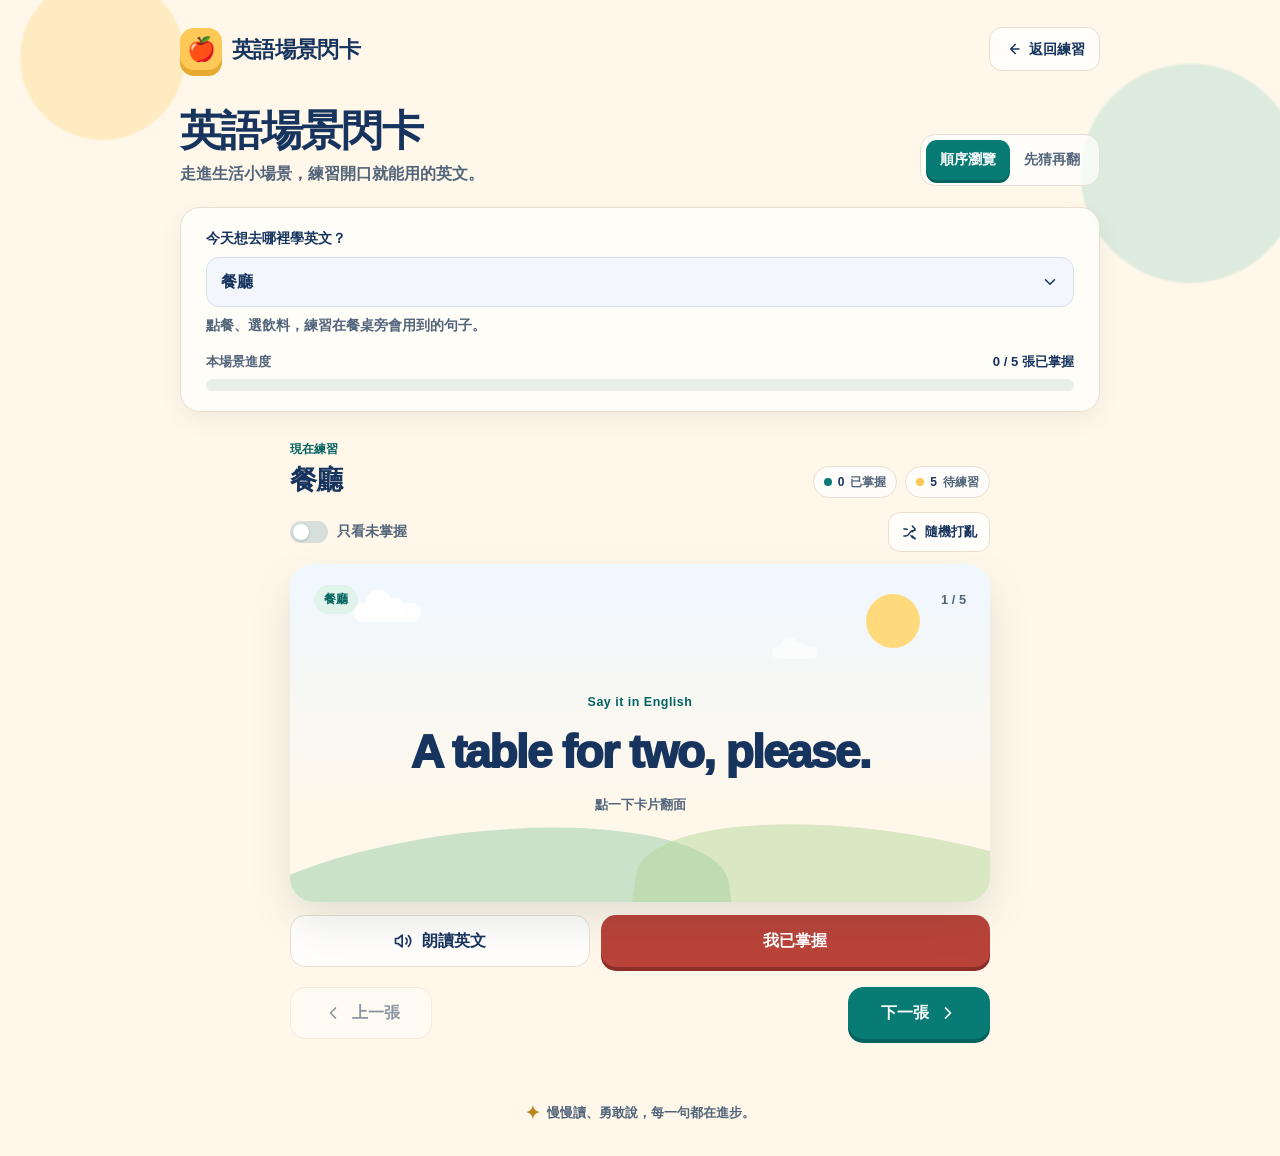
<file: flashcards/index.html>
<!doctype html>
<html lang="zh-Hant">
<head>
  <meta charset="utf-8">
  <meta name="viewport" content="width=device-width, initial-scale=1">
  <meta name="theme-color" content="#fff8ea">
  <meta name="description" content="在餐廳、機場、校園等生活場景中練習實用英文短句。">
  <title>英語場景閃卡｜英語聽辨小偵探</title>
  <link rel="stylesheet" href="./flashcards.css">
  <script type="module" src="./flashcards.js"></script>
</head>
<body>
  <main class="app-shell">
    <header class="topbar">
      <a class="brand" href="/" aria-label="返回英語聽辨小偵探首頁">
        <span class="brand-mark" aria-hidden="true">🍎</span>
        <span>英語場景閃卡</span>
      </a>
      <a class="back-link" href="/">
        <svg viewBox="0 0 24 24" fill="none" stroke="currentColor" stroke-width="2" stroke-linecap="round" stroke-linejoin="round" aria-hidden="true">
          <path d="m15 18-6-6 6-6M9 12h11"></path>
        </svg>
        返回練習
      </a>
    </header>

    <section class="page-intro" aria-labelledby="page-title">
      <div>
        <h1 id="page-title">英語場景閃卡</h1>
        <p>走進生活小場景，練習開口就能用的英文。</p>
      </div>
      <div class="mode-switch" role="group" aria-label="選擇學習模式">
        <button class="mode-button is-active" data-mode="browse" type="button" aria-pressed="true">順序瀏覽</button>
        <button class="mode-button" data-mode="quiz" type="button" aria-pressed="false">先猜再翻</button>
      </div>
    </section>

    <section class="scene-panel" aria-label="選擇學習場景">
      <label for="scene-select">今天想去哪裡學英文？</label>
      <div class="scene-select-wrap">
        <select id="scene-select" aria-describedby="scene-description"></select>
        <svg viewBox="0 0 24 24" fill="none" stroke="currentColor" stroke-width="2" stroke-linecap="round" stroke-linejoin="round" aria-hidden="true">
          <path d="m6 9 6 6 6-6"></path>
        </svg>
      </div>
      <p id="scene-description" class="scene-description"></p>
      <div class="scene-progress">
        <div class="progress-copy">
          <span id="scene-progress-label">本場景進度</span>
          <strong id="scene-progress-count">0 / 0 張已掌握</strong>
        </div>
        <div class="progress-track" role="progressbar" aria-labelledby="scene-progress-label" aria-valuemin="0" aria-valuemax="100" aria-valuenow="0">
          <div class="progress-value"></div>
        </div>
      </div>
    </section>

    <section class="study-layout" aria-label="閃卡練習">
      <div class="study-heading">
        <div>
          <p class="scene-eyebrow">現在練習</p>
          <h2 id="scene-title"></h2>
        </div>
        <div class="study-stats" aria-live="polite">
          <span class="stat-chip"><span class="stat-dot is-mastered" aria-hidden="true"></span><strong id="mastered-count">0</strong> 已掌握</span>
          <span class="stat-chip"><span class="stat-dot is-pending" aria-hidden="true"></span><strong id="remaining-count">0</strong> 待練習</span>
        </div>
      </div>

      <div class="study-toolbar">
        <label class="unmastered-toggle">
          <input id="unmastered-only" type="checkbox">
          <span class="toggle-track" aria-hidden="true"></span>
          <span>只看未掌握</span>
        </label>
        <button id="shuffle-button" class="utility-button" type="button">
          <svg viewBox="0 0 24 24" fill="none" stroke="currentColor" stroke-width="2" stroke-linecap="round" stroke-linejoin="round" aria-hidden="true">
            <path d="m16 3 4 4-4 4M4 17h2.5a5 5 0 0 0 4-2l3-4a5 5 0 0 1 4-2H20M16 17l4 4-4-4M4 7h2.5a5 5 0 0 1 2.4.6M14 16.4l1 1.3a5 5 0 0 0 4 2.3h1"></path>
          </svg>
          隨機打亂
        </button>
      </div>

      <article id="flashcard" class="flashcard" tabindex="0" role="button" aria-label="閃卡，按 Enter 或空白鍵翻面">
        <div class="card-scene-decoration" aria-hidden="true">
          <span class="decoration-sun"></span>
          <span class="decoration-cloud decoration-cloud-one"></span>
          <span class="decoration-cloud decoration-cloud-two"></span>
          <span class="decoration-hill decoration-hill-one"></span>
          <span class="decoration-hill decoration-hill-two"></span>
        </div>
        <div class="card-content">
          <div class="card-topline">
            <span id="card-scene-label" class="card-scene-label"></span>
            <span id="card-position" class="card-position"></span>
          </div>
          <div class="card-front">
            <span class="card-prompt">Say it in English</span>
            <p id="card-sentence" class="card-sentence"></p>
            <span class="tap-hint">點一下卡片翻面</span>
          </div>
          <div class="card-back" hidden>
            <div class="sentence-translation">
              <span class="card-prompt">英文句子</span>
              <p id="card-back-sentence" class="card-back-sentence"></p>
              <p id="card-translation" class="card-translation"></p>
            </div>
            <div class="sentence-words">
              <span class="card-prompt">本句重點詞彙／詞塊</span>
              <div class="keyword-list" id="card-keywords" aria-label="本句重點詞彙與詞塊"></div>
            </div>
            <p id="card-extension" class="card-extension"></p>
          </div>
        </div>
      </article>

      <div class="card-actions">
        <button id="speak-button" class="speak-button" type="button">
          <svg viewBox="0 0 24 24" fill="none" stroke="currentColor" stroke-width="2" stroke-linecap="round" stroke-linejoin="round" aria-hidden="true">
            <path d="M11 5 6 9H3v6h3l5 4V5ZM15.5 8.5a5 5 0 0 1 0 7M18.5 5.5a9 9 0 0 1 0 13"></path>
          </svg>
          朗讀英文
        </button>
        <button id="mastery-button" class="mastery-button" type="button" aria-pressed="false">
          <svg viewBox="0 0 24 24" fill="none" stroke="currentColor" stroke-width="2.2" stroke-linecap="round" stroke-linejoin="round" aria-hidden="true">
            <path d="m5 12 4 4L19 6"></path>
          </svg>
          <span>我已掌握</span>
        </button>
      </div>

      <div id="self-test-prompt" class="self-test-prompt" hidden>
        先讀英文，想想它的意思，再翻開卡片看看答案。
      </div>

      <nav class="card-navigation" aria-label="閃卡導覽">
        <button id="previous-button" class="navigation-button" type="button">
          <svg viewBox="0 0 24 24" fill="none" stroke="currentColor" stroke-width="2" stroke-linecap="round" stroke-linejoin="round" aria-hidden="true">
            <path d="m15 18-6-6 6-6"></path>
          </svg>
          上一張
        </button>
        <button id="next-button" class="navigation-button is-primary" type="button">
          下一張
          <svg viewBox="0 0 24 24" fill="none" stroke="currentColor" stroke-width="2" stroke-linecap="round" stroke-linejoin="round" aria-hidden="true">
            <path d="m9 18 6-6-6-6"></path>
          </svg>
        </button>
      </nav>
      <p id="feedback" class="feedback" role="status" aria-live="polite"></p>
      <div id="empty-state" class="empty-state" hidden>
        <span class="empty-check" aria-hidden="true">
          <svg viewBox="0 0 24 24" fill="none" stroke="currentColor" stroke-width="2.5" stroke-linecap="round" stroke-linejoin="round">
            <path d="m5 12 4 4L19 6"></path>
          </svg>
        </span>
        <h2>這個場景都學會了！</h2>
        <p>太棒了，可以關掉篩選，再複習一次所有句子。</p>
      </div>
      <p id="error-message" class="error-message" role="alert" hidden></p>
    </section>

    <footer class="page-footer">
      <span class="footer-star" aria-hidden="true">✦</span>
      <span>慢慢讀、勇敢說，每一句都在進步。</span>
    </footer>
  </main>
</body>
</html>
</file>
<file: flashcards/flashcards.css>
:root {
  --ink: #17345f;
  --muted: #52647a;
  --cream: #fff8ea;
  --paper: #fffefa;
  --line: #e9dfce;
  --coral: #b94339;
  --coral-dark: #8d2f29;
  --teal: #087b75;
  --teal-dark: #05635f;
  --yellow: #ffc857;
  --blue-wash: #eaf3ff;
  --purple: #7657b7;
  --shadow: 0 18px 42px rgba(44, 60, 85, .13);
}

* { box-sizing: border-box; }
html { min-width: 320px; }
body {
  min-width: 320px;
  margin: 0;
  color: var(--ink);
  background:
    radial-gradient(circle at 8% 5%, rgba(255, 200, 87, .28) 0 5%, transparent 5.2%),
    radial-gradient(circle at 93% 15%, rgba(39, 169, 155, .16) 0 7%, transparent 7.2%),
    var(--cream);
  font-family: -apple-system, BlinkMacSystemFont, "Segoe UI", "Noto Sans TC", sans-serif;
  -webkit-font-smoothing: antialiased;
}

button, select { font: inherit; }
button { border: 0; cursor: pointer; -webkit-tap-highlight-color: transparent; }
button:focus-visible, select:focus-visible, .flashcard:focus-visible, a:focus-visible {
  outline: 4px solid rgba(23, 52, 95, .3);
  outline-offset: 3px;
}
[hidden] { display: none !important; }
::selection { color: #fff; background: var(--teal); }

.app-shell { width: min(100% - 32px, 920px); margin: 0 auto; padding: 18px 0 32px; }
.topbar { display: flex; align-items: center; justify-content: space-between; gap: 14px; margin-bottom: 30px; }
.brand { display: inline-flex; align-items: center; gap: 10px; min-width: 0; color: var(--ink); font-size: clamp(1.05rem, 3vw, 1.35rem); font-weight: 900; letter-spacing: -.03em; text-decoration: none; }
.brand-mark { display: grid; flex: 0 0 auto; place-items: center; width: 42px; height: 42px; border-radius: 14px; background: var(--yellow); box-shadow: 0 6px 0 #e6aa32; font-size: 1.45rem; }
.back-link { display: inline-flex; align-items: center; gap: 7px; min-height: 44px; padding: 0 14px; border: 1px solid var(--line); border-radius: 13px; color: var(--ink); background: rgba(255,255,255,.82); font-size: .9rem; font-weight: 850; text-decoration: none; transition: transform .16s ease, background .16s ease; }
.back-link:hover { transform: translateY(-2px); background: #fff; }
.back-link svg { width: 18px; height: 18px; }

.page-intro { display: flex; align-items: flex-end; justify-content: space-between; gap: 20px; margin-bottom: 21px; }
.page-intro h1 { margin: 0; font-size: clamp(1.8rem, 5vw, 2.6rem); font-weight: 950; letter-spacing: -.04em; line-height: 1.08; }
.page-intro p { margin: 8px 0 0; color: var(--muted); font-weight: 750; line-height: 1.5; }
.mode-switch { display: inline-flex; flex: 0 0 auto; padding: 5px; border: 1px solid var(--line); border-radius: 15px; background: rgba(255,255,255,.75); }
.mode-button { min-height: 40px; padding: 0 14px; border-radius: 11px; color: var(--muted); background: transparent; font-size: .88rem; font-weight: 900; transition: color .16s ease, background .16s ease, transform .16s ease; }
.mode-button:hover { color: var(--ink); }
.mode-button.is-active { color: #fff; background: var(--teal); box-shadow: 0 3px 0 var(--teal-dark); }
.mode-button:active, .utility-button:active, .navigation-button:active, .speak-button:active, .mastery-button:active { transform: translateY(2px); }

.scene-panel { padding: 19px 22px 18px; border: 1px solid var(--line); border-radius: 20px; background: rgba(255,254,250,.9); box-shadow: 0 8px 22px rgba(44,60,85,.07); }
.scene-panel > label { display: block; margin-bottom: 9px; font-size: .88rem; font-weight: 900; }
.scene-select-wrap { position: relative; }
.scene-select-wrap select { width: 100%; min-height: 50px; padding: 0 46px 0 14px; appearance: none; border: 1px solid #d6e0ed; border-radius: 13px; color: var(--ink); background: #f3f7fc; font-size: 1rem; font-weight: 900; cursor: pointer; }
.scene-select-wrap > svg { position: absolute; top: 50%; right: 15px; width: 18px; height: 18px; pointer-events: none; transform: translateY(-50%); }
.scene-description { min-height: 1.5em; margin: 9px 0 16px; color: var(--muted); font-size: .88rem; font-weight: 700; }
.scene-progress { display: grid; gap: 8px; }
.progress-copy { display: flex; align-items: center; justify-content: space-between; gap: 10px; color: var(--muted); font-size: .82rem; font-weight: 850; }
.progress-copy strong { color: var(--ink); font-variant-numeric: tabular-nums; }
.progress-track { height: 12px; overflow: hidden; border-radius: 999px; background: #e8eee8; }
.progress-value { width: 100%; height: 100%; border-radius: inherit; background: var(--teal); transform: scaleX(0); transform-origin: left center; transition: transform .32s ease; }

.study-layout { width: min(100%, 700px); margin: 29px auto 0; }
.study-heading { display: flex; align-items: flex-end; justify-content: space-between; gap: 12px; margin-bottom: 14px; }
.scene-eyebrow { margin: 0 0 4px; color: var(--teal-dark); font-size: .76rem; font-weight: 900; }
.study-heading h2 { margin: 0; font-size: clamp(1.35rem, 4vw, 1.7rem); font-weight: 950; letter-spacing: -.035em; }
.study-stats { display: flex; align-items: center; gap: 8px; }
.stat-chip { display: inline-flex; align-items: center; gap: 6px; min-height: 32px; padding: 0 10px; border: 1px solid var(--line); border-radius: 999px; color: var(--muted); background: rgba(255,255,255,.8); font-size: .75rem; font-weight: 800; white-space: nowrap; }
.stat-chip strong { color: var(--ink); font-variant-numeric: tabular-nums; }
.stat-dot { width: 8px; height: 8px; border-radius: 50%; }
.stat-dot.is-mastered { background: var(--teal); }
.stat-dot.is-pending { background: var(--yellow); }
.study-toolbar { display: flex; align-items: center; justify-content: space-between; gap: 10px; margin-bottom: 12px; }
.unmastered-toggle { display: inline-flex; align-items: center; gap: 9px; color: var(--muted); font-size: .87rem; font-weight: 800; cursor: pointer; }
.unmastered-toggle input { position: absolute; width: 1px; height: 1px; opacity: 0; }
.toggle-track { position: relative; width: 38px; height: 22px; border-radius: 99px; background: #d7dfdc; transition: background .2s ease; }
.toggle-track::after { position: absolute; top: 3px; left: 3px; width: 16px; height: 16px; border-radius: 50%; background: #fff; box-shadow: 0 1px 3px rgba(20,40,60,.2); content: ""; transition: transform .2s ease; }
.unmastered-toggle input:checked + .toggle-track { background: var(--teal); }
.unmastered-toggle input:checked + .toggle-track::after { transform: translateX(16px); }
.unmastered-toggle input:focus-visible + .toggle-track { outline: 3px solid rgba(23,52,95,.3); outline-offset: 3px; }
.utility-button { display: inline-flex; align-items: center; justify-content: center; gap: 7px; min-height: 40px; padding: 0 12px; border: 1px solid var(--line); border-radius: 12px; color: var(--ink); background: rgba(255,255,255,.83); font-size: .82rem; font-weight: 850; transition: transform .16s ease, background .16s ease; }
.utility-button:hover { background: #fff; }
.utility-button svg { width: 17px; height: 17px; }

.flashcard { position: relative; display: grid; min-height: 338px; overflow: hidden; border-radius: 24px; background: var(--paper); box-shadow: var(--shadow); cursor: pointer; isolation: isolate; transition: transform .2s ease, box-shadow .2s ease; }
.flashcard:hover { transform: translateY(-2px); box-shadow: 0 22px 48px rgba(44,60,85,.16); }
.card-scene-decoration { position: absolute; z-index: -1; inset: 0; overflow: hidden; background: linear-gradient(180deg, #eff7ff 0%, #fff8ea 75%); }
.decoration-sun { position: absolute; top: 30px; right: 10%; width: 54px; height: 54px; border-radius: 50%; background: #ffda7c; }
.decoration-cloud { position: absolute; top: 39px; width: 68px; height: 19px; border-radius: 99px; background: rgba(255,255,255,.9); }
.decoration-cloud::before, .decoration-cloud::after { position: absolute; bottom: 5px; border-radius: 50%; background: inherit; content: ""; }
.decoration-cloud::before { left: 12px; width: 27px; height: 27px; }
.decoration-cloud::after { left: 33px; width: 19px; height: 19px; }
.decoration-cloud-one { left: 9%; }
.decoration-cloud-two { top: 79px; right: 23%; transform: scale(.68); opacity: .7; }
.decoration-hill { position: absolute; bottom: -96px; width: 75%; height: 165px; border-radius: 50% 50% 0 0; }
.decoration-hill-one { left: -12%; background: rgba(133,197,158,.43); transform: rotate(-7deg); }
.decoration-hill-two { right: -24%; background: rgba(177,211,154,.48); transform: rotate(9deg); }
.card-content { display: flex; min-height: 338px; flex-direction: column; padding: 21px 24px 23px; }
.card-topline { display: flex; align-items: center; justify-content: space-between; gap: 12px; }
.card-scene-label { display: inline-flex; align-items: center; min-height: 29px; padding: 0 10px; border-radius: 999px; color: var(--teal-dark); background: #e1f4ec; font-size: .75rem; font-weight: 900; }
.card-position { color: var(--muted); font-size: .8rem; font-weight: 850; font-variant-numeric: tabular-nums; }
.card-front, .card-back { display: flex; flex: 1; flex-direction: column; align-items: center; justify-content: center; padding: 20px 10px 4px; text-align: center; animation: card-reveal .32s cubic-bezier(.16,1,.3,1) both; }
.card-prompt { color: var(--teal-dark); font-size: .78rem; font-weight: 900; letter-spacing: .04em; }
.card-sentence { max-width: 620px; margin: 15px 0 17px; font-size: clamp(1.75rem, 5.5vw, 2.9rem); font-weight: 950; letter-spacing: -.04em; line-height: 1.22; text-wrap: balance; }
.tap-hint { color: var(--muted); font-size: .8rem; font-weight: 750; }
.card-back { align-items: stretch; justify-content: flex-start; gap: 16px; }
.sentence-translation, .sentence-words { display: grid; justify-items: center; gap: 5px; }
.card-back-sentence { margin: 2px 0 0; font-size: clamp(1.08rem, 3vw, 1.4rem); font-weight: 900; line-height: 1.4; text-wrap: balance; }
.card-translation { margin: 0; font-size: clamp(1.05rem, 3vw, 1.35rem); font-weight: 850; line-height: 1.4; text-wrap: balance; }
.sentence-words { gap: 9px; }
.keyword-list { display: flex; flex-wrap: wrap; justify-content: center; gap: 8px; }
.keyword-chip { display: grid; gap: 2px; min-width: 118px; padding: 8px 12px; border-radius: 13px; background: rgba(255,255,255,.82); }
.keyword-word { font-size: .88rem; font-weight: 950; }
.keyword-details { color: var(--muted); font-size: .73rem; font-weight: 750; }
.card-extension { max-width: 560px; margin: 0 auto; color: var(--muted); font-size: .83rem; font-weight: 750; line-height: 1.55; text-align: center; }
@keyframes card-reveal { from { opacity: 0; transform: translateY(7px); } to { opacity: 1; transform: translateY(0); } }

.card-actions { display: grid; grid-template-columns: 1fr 1.3fr; gap: 11px; margin-top: 13px; }
.speak-button, .mastery-button, .navigation-button { display: inline-flex; align-items: center; justify-content: center; gap: 9px; min-height: 52px; border-radius: 15px; font-weight: 900; transition: transform .16s ease, background .16s ease, box-shadow .16s ease; }
.speak-button { border: 1px solid var(--line); color: var(--ink); background: rgba(255,255,255,.88); }
.speak-button:hover { background: #fff; }
.mastery-button { color: #fff; background: var(--coral); box-shadow: 0 4px 0 var(--coral-dark); }
.mastery-button:hover { background: var(--coral-dark); }
.mastery-button.is-mastered { color: #fff; background: var(--teal); box-shadow: 0 4px 0 var(--teal-dark); }
.speak-button svg, .mastery-button svg, .navigation-button svg { width: 20px; height: 20px; }
.mastery-button svg { display: none; }
.mastery-button.is-mastered svg { display: block; }
.self-test-prompt { margin-top: 12px; padding: 12px 15px; border: 1px solid #f0d998; border-radius: 13px; color: #72531c; background: #fff5d8; font-size: .88rem; font-weight: 800; text-align: center; }
.card-navigation { display: flex; justify-content: space-between; gap: 12px; margin-top: 20px; }
.navigation-button { min-width: 142px; padding: 0 17px; border: 1px solid var(--line); color: var(--ink); background: rgba(255,255,255,.84); }
.navigation-button:hover:not(:disabled) { background: #fff; }
.navigation-button.is-primary { border-color: var(--teal); color: #fff; background: var(--teal); box-shadow: 0 4px 0 var(--teal-dark); }
.navigation-button.is-primary:hover:not(:disabled) { background: var(--teal-dark); }
.navigation-button:disabled { opacity: .5; cursor: not-allowed; }
.feedback { min-height: 1.4em; margin: 13px 0 0; color: var(--teal-dark); font-size: .87rem; font-weight: 850; text-align: center; }
.empty-state { padding: 28px 18px; border: 1px solid #cce4d6; border-radius: 20px; background: #f3fbf4; text-align: center; }
.empty-check { display: grid; width: 48px; height: 48px; margin: 0 auto 10px; place-items: center; border-radius: 50%; color: #fff; background: var(--teal); }
.empty-check svg { width: 27px; height: 27px; }
.empty-state h2 { margin: 0; font-size: 1.3rem; }
.empty-state p { margin: 7px 0 0; color: var(--muted); font-size: .9rem; font-weight: 750; }
.error-message { padding: 12px 14px; border: 1px solid #e6a39b; border-radius: 13px; color: var(--coral-dark); background: #fff0ed; font-size: .88rem; font-weight: 800; }
.page-footer { display: flex; justify-content: center; align-items: center; gap: 7px; margin-top: 31px; color: var(--muted); font-size: .82rem; font-weight: 800; text-align: center; }
.footer-star { color: #bd8520; font-size: 1.1rem; }

@media (min-width: 760px) {
  .app-shell { padding-top: 27px; }
  .topbar { margin-bottom: 38px; }
  .scene-panel { padding: 21px 25px 20px; }
}
@media (max-width: 620px) {
  .app-shell { width: min(100% - 24px, 520px); padding-top: 14px; }
  .topbar { margin-bottom: 25px; }
  .page-intro { align-items: flex-start; flex-direction: column; gap: 14px; }
  .mode-switch { width: 100%; }
  .mode-button { flex: 1; }
  .scene-panel { padding: 16px; border-radius: 17px; }
  .study-layout { margin-top: 23px; }
  .study-heading { align-items: flex-start; flex-direction: column; }
  .study-stats { width: 100%; }
  .flashcard, .card-content { min-height: 310px; }
  .card-content { padding: 17px 17px 20px; }
  .card-sentence { font-size: clamp(1.65rem, 7vw, 2.4rem); }
  .card-actions { grid-template-columns: 1fr 1.2fr; }
  .speak-button, .mastery-button { min-height: 50px; gap: 6px; font-size: .88rem; }
}
@media (max-width: 390px) {
  .app-shell { width: calc(100% - 20px); }
  .brand { font-size: 1rem; }
  .brand-mark { width: 38px; height: 38px; }
  .study-stats { gap: 5px; }
  .stat-chip { gap: 4px; padding: 0 7px; font-size: .7rem; }
  .card-content { padding-inline: 13px; }
  .navigation-button { min-width: 0; flex: 1; }
}
@media (prefers-reduced-motion: reduce) {
  *, *::before, *::after { animation-duration: .01ms !important; transition-duration: .01ms !important; scroll-behavior: auto !important; }
}
</file>
